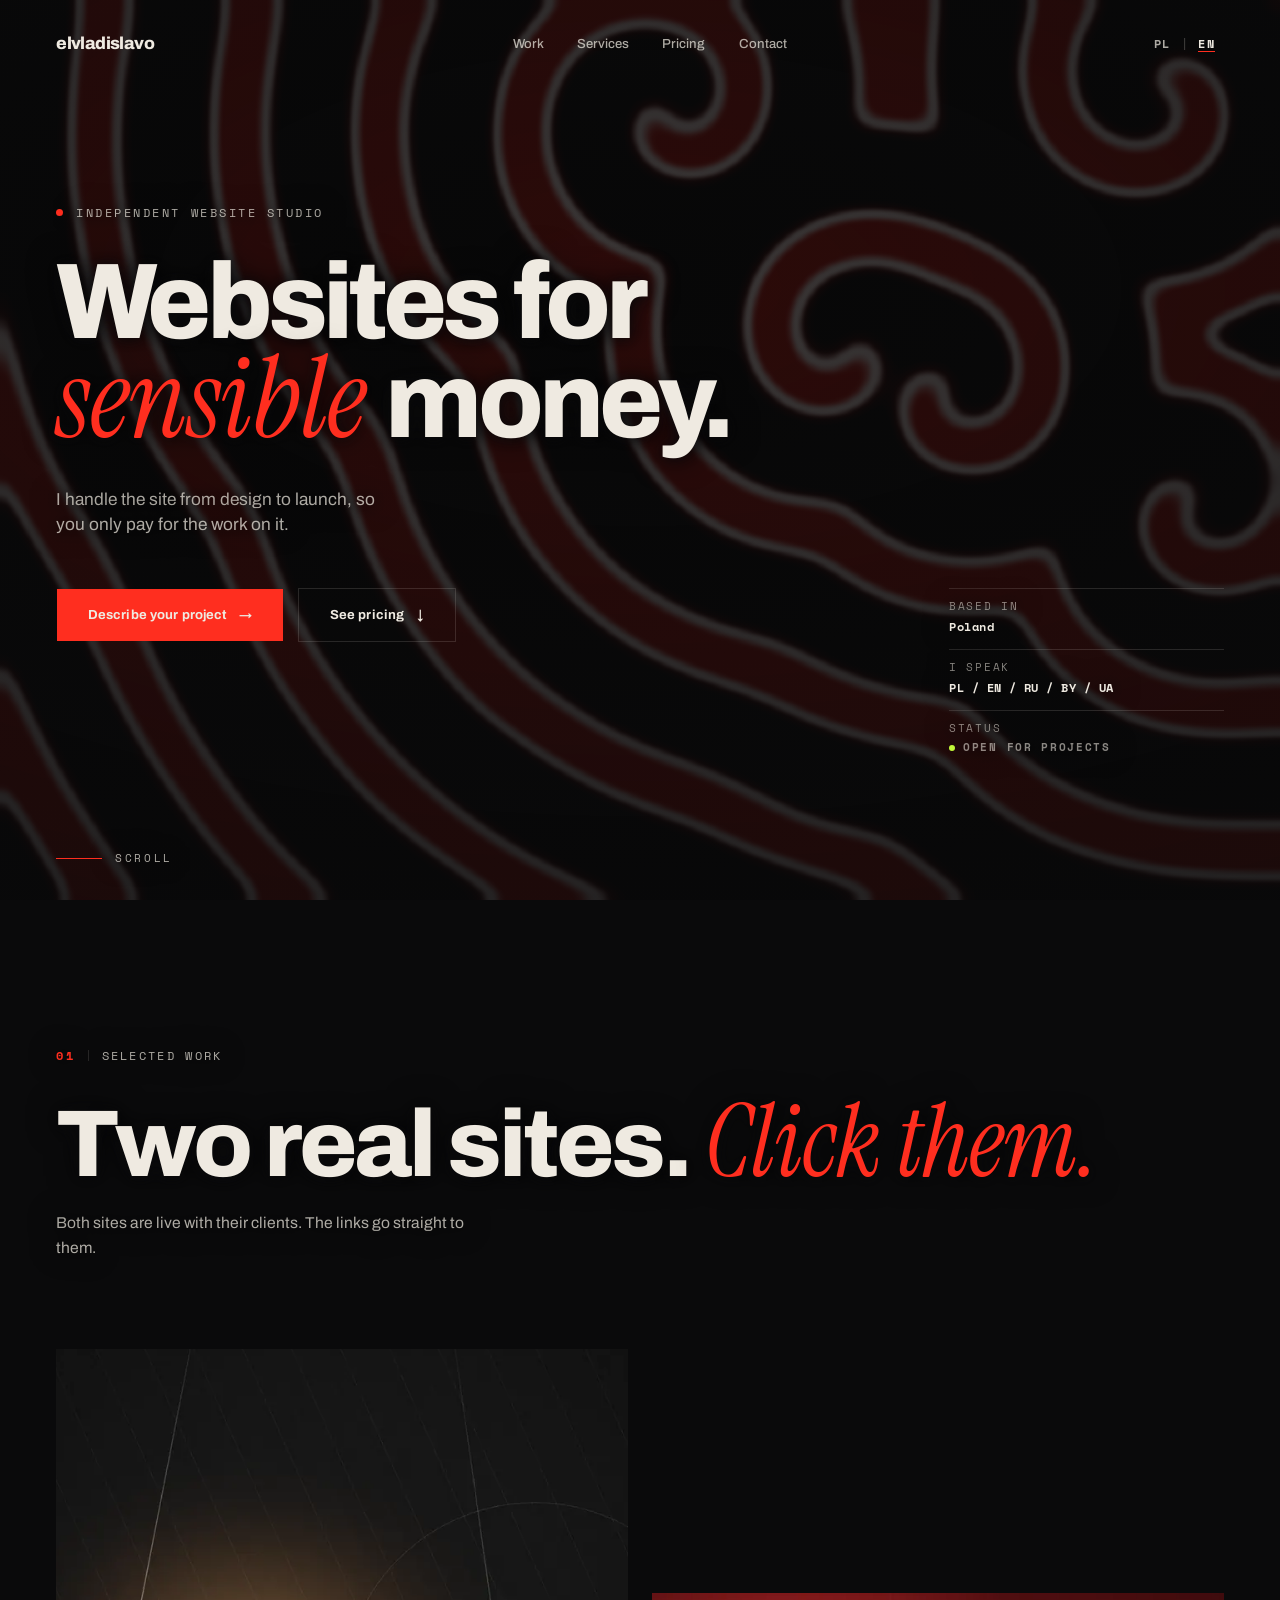
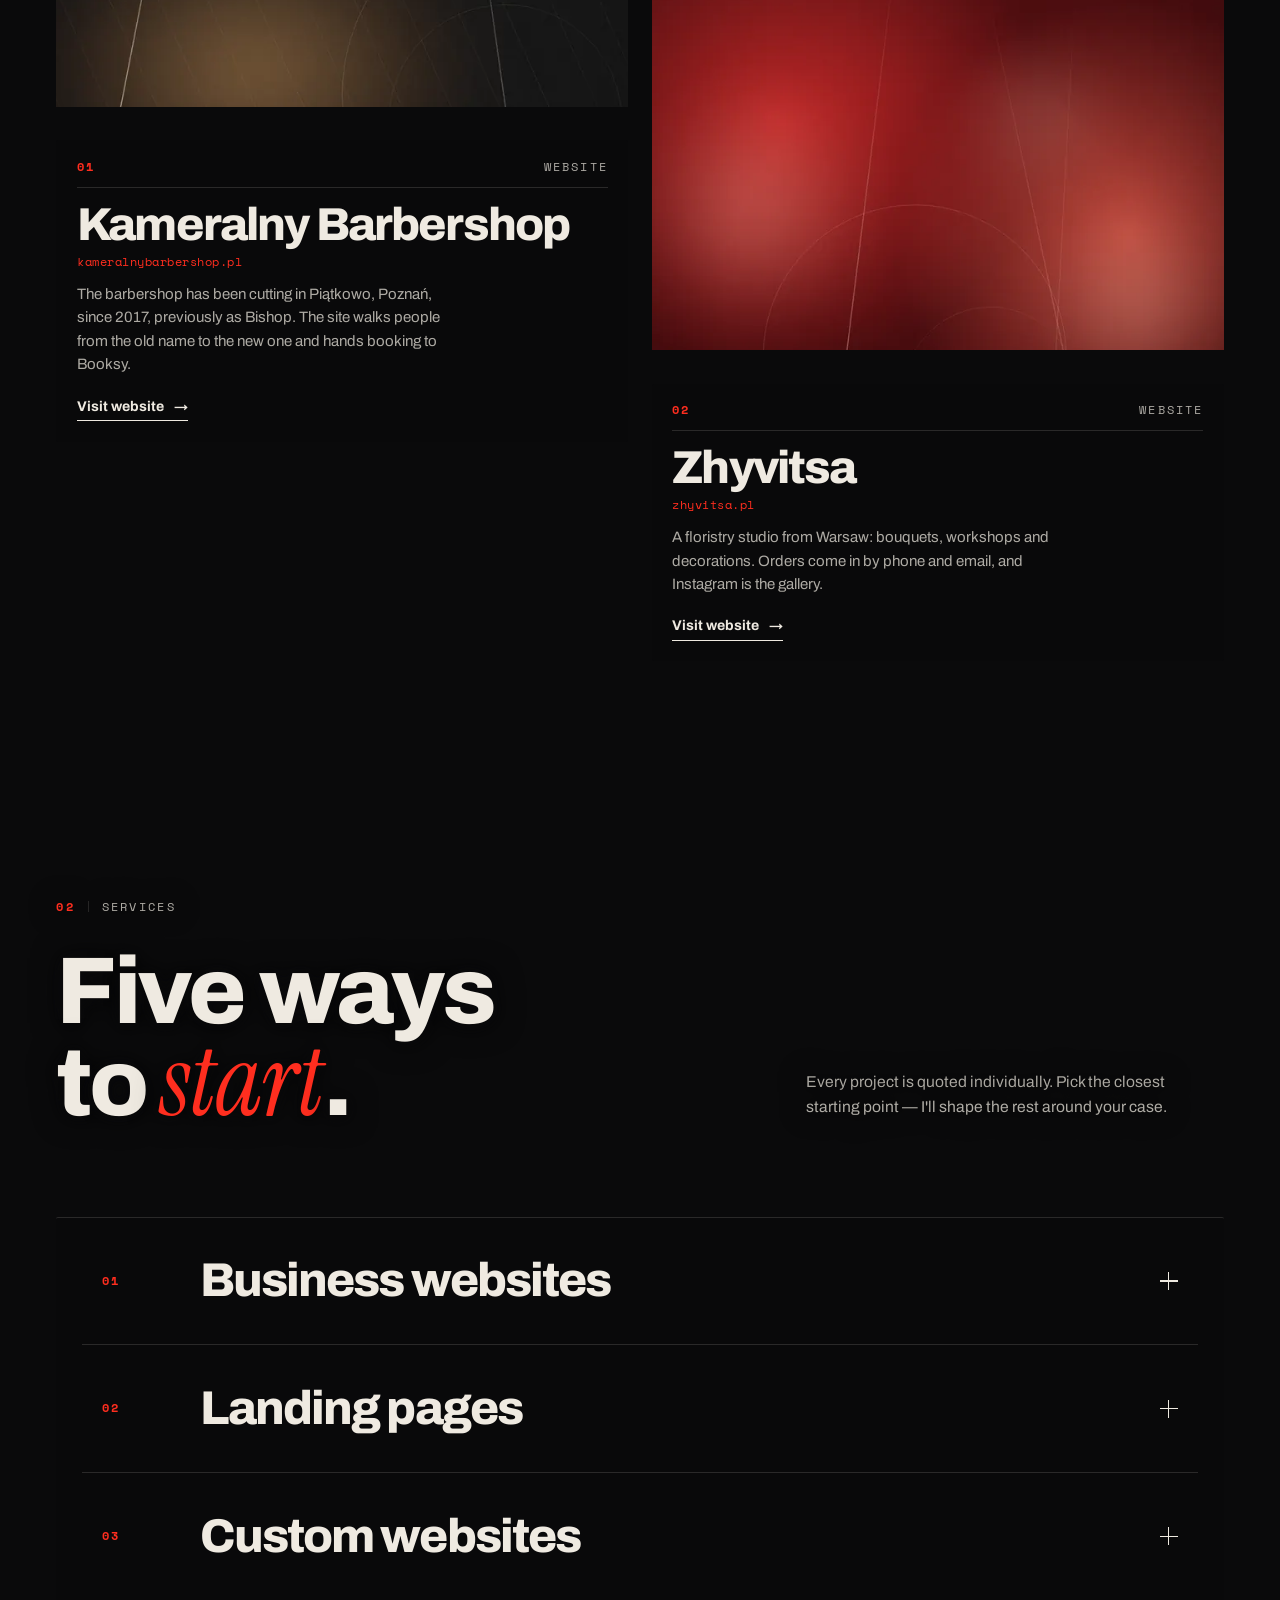
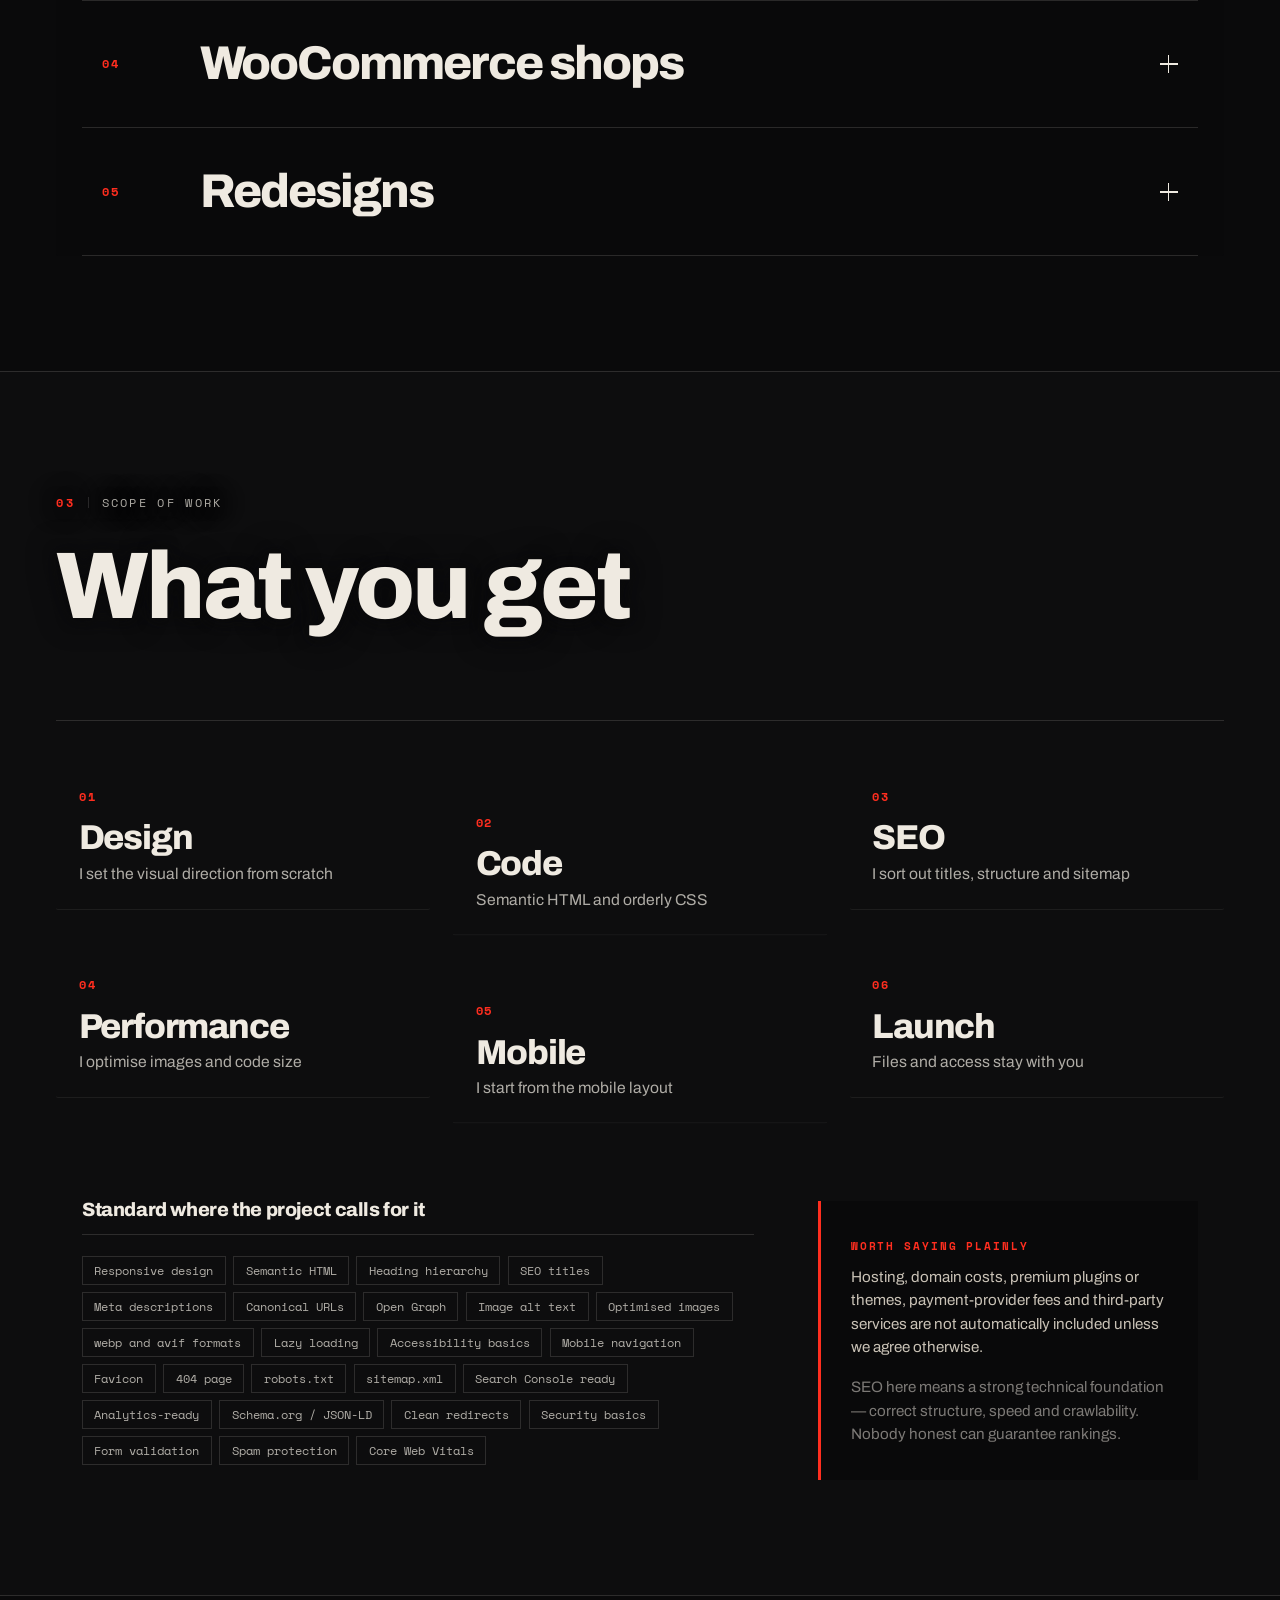
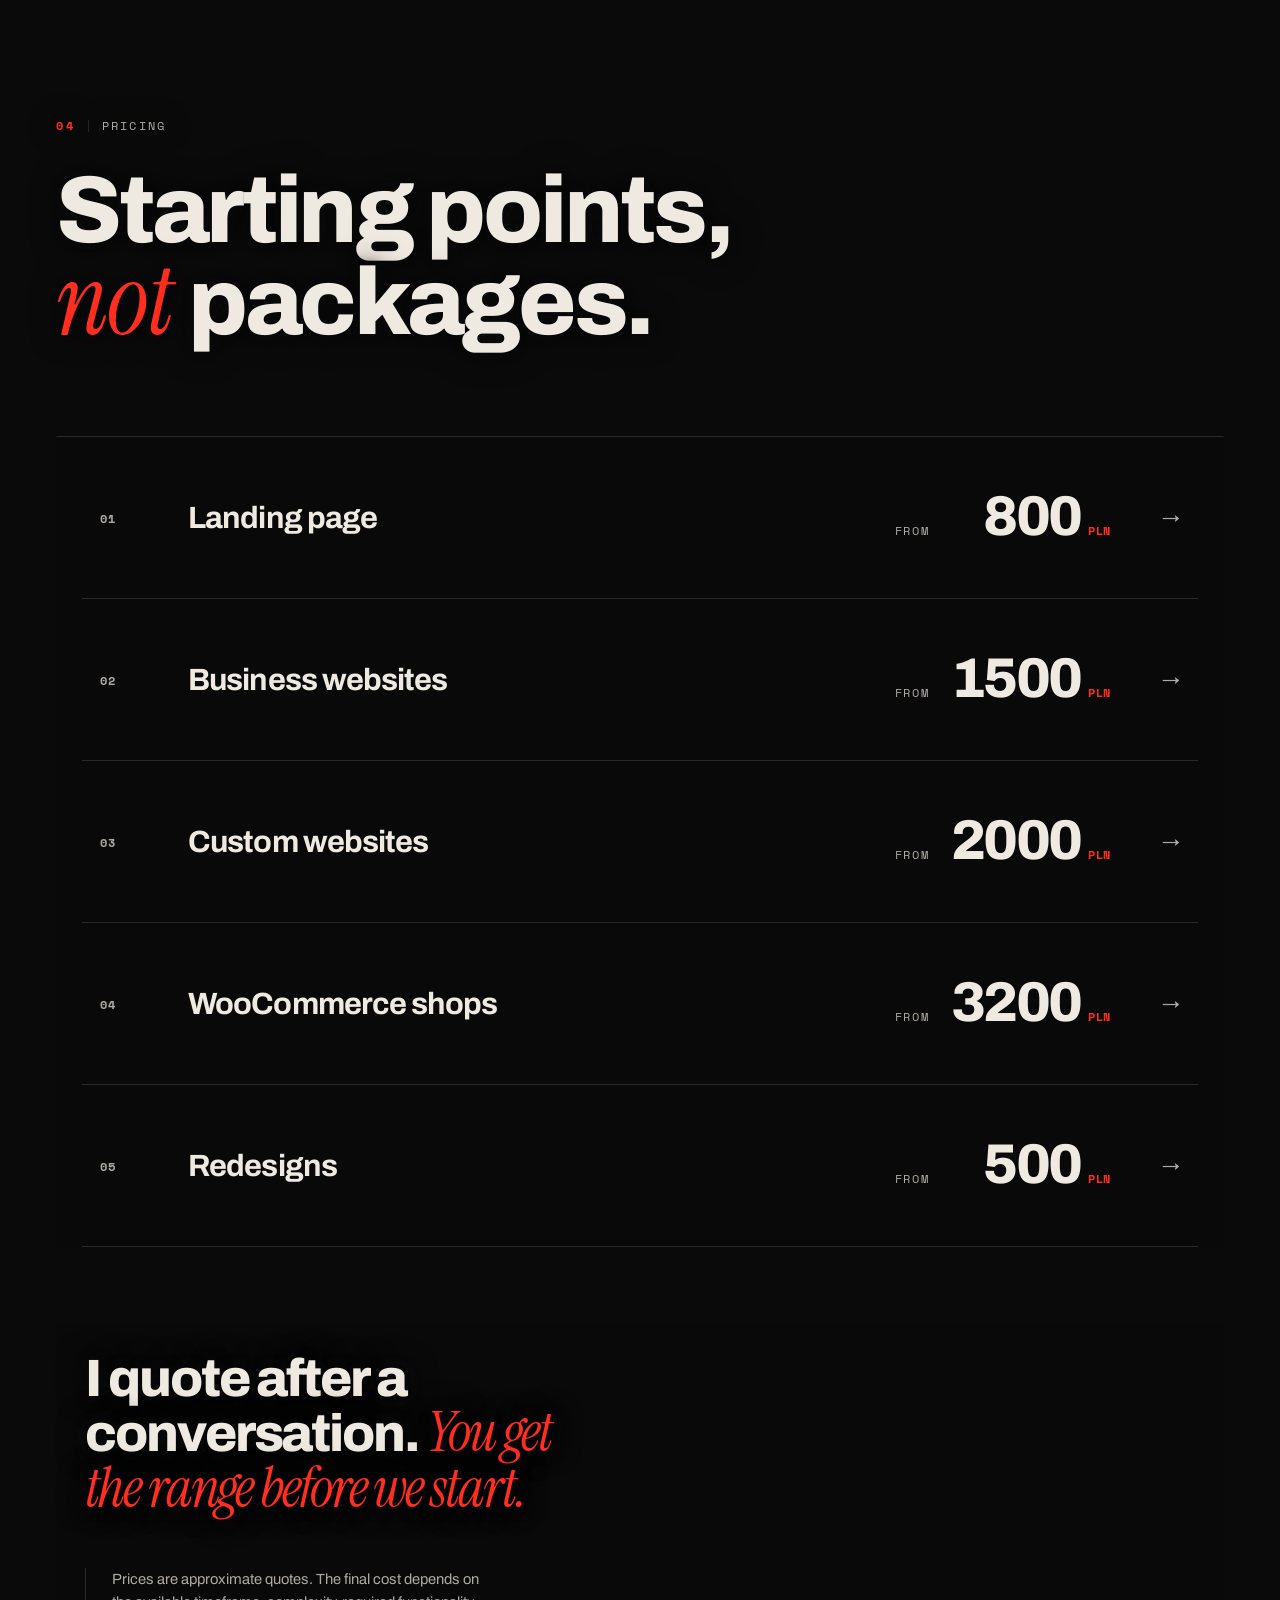
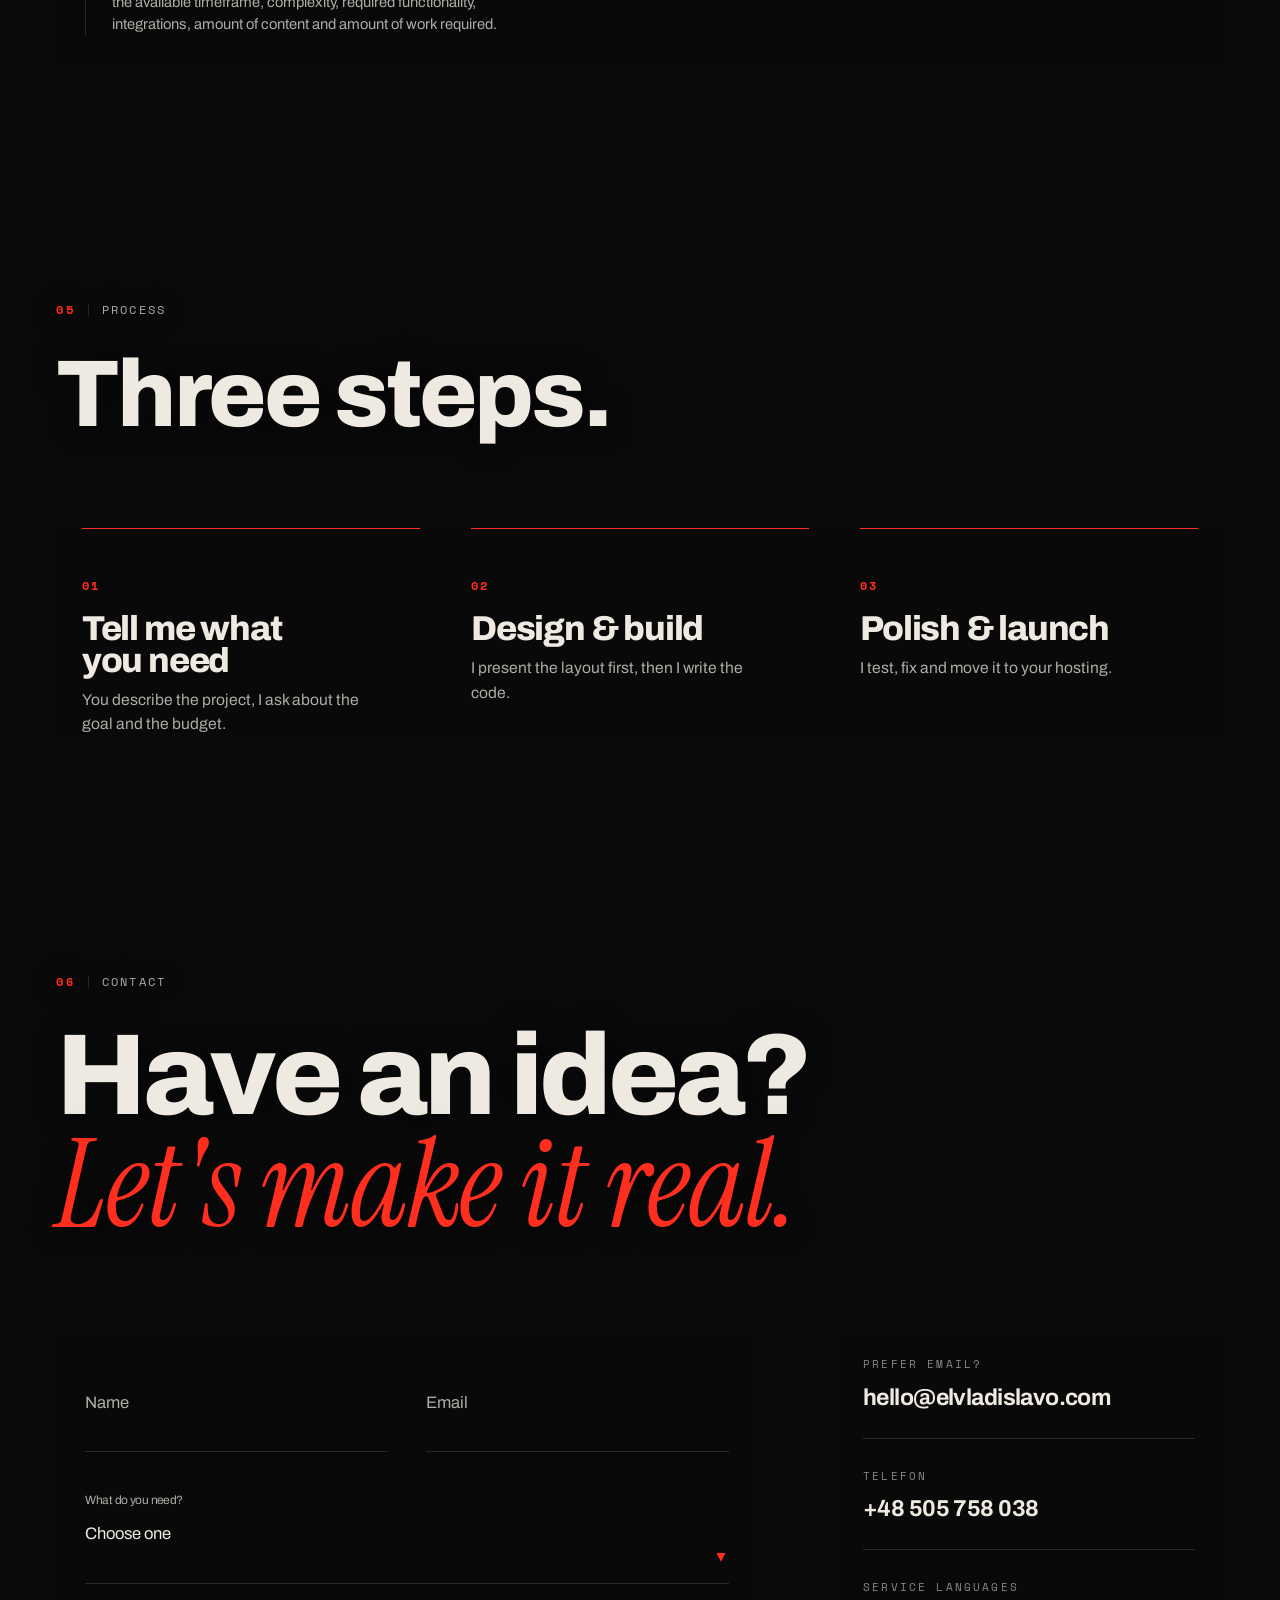
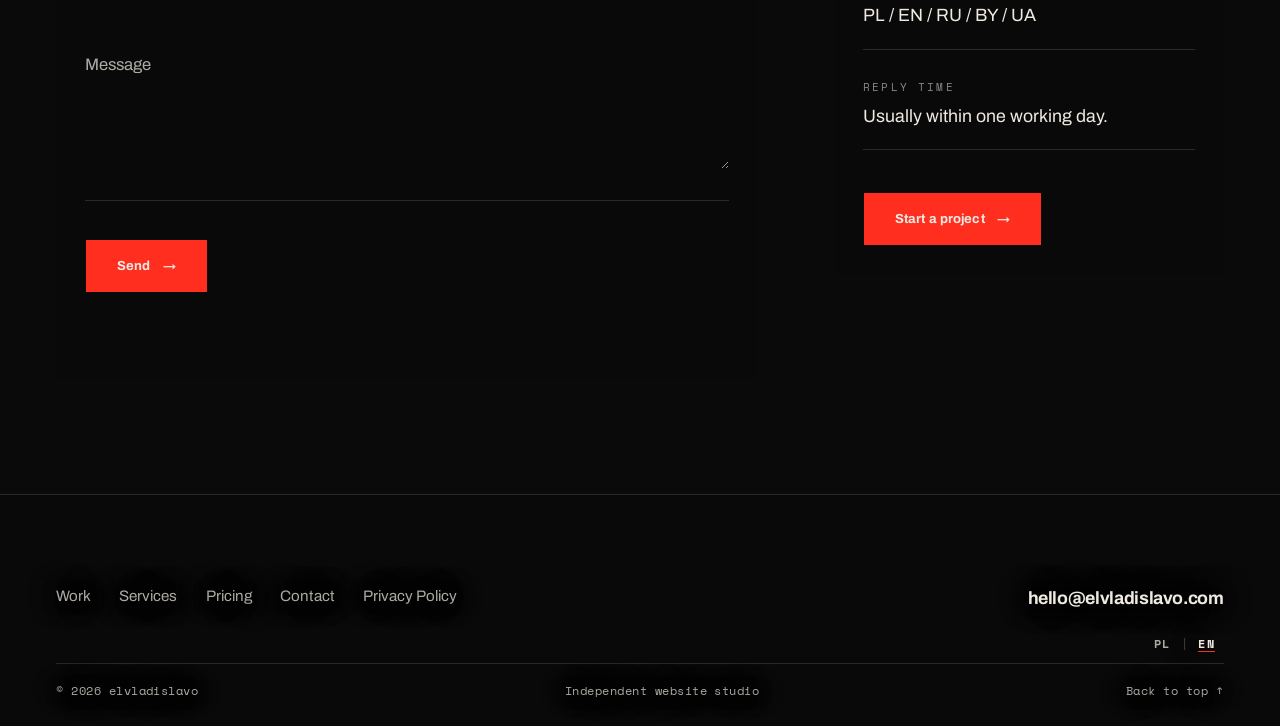
<file: index.html>
<!doctype html>
<html lang="pl" class="no-js">
<head>
<meta charset="utf-8">
<meta name="viewport" content="width=device-width, initial-scale=1, viewport-fit=cover">

<title>elvladislavo — strony internetowe za rozsądne pieniądze</title>
<meta name="description" content="Niezależne studio stron internetowych. Strony dla firm, landing page i sklepy WooCommerce. Projektuję i piszę kod sam, bez agencji po drodze.">
<link rel="canonical" href="https://elvladislavo.com/">
<link rel="alternate" hreflang="en" href="https://elvladislavo.com/?lang=en">
<link rel="alternate" hreflang="pl" href="https://elvladislavo.com/?lang=pl">
<link rel="alternate" hreflang="x-default" href="https://elvladislavo.com/?lang=en">
<meta name="author" content="elvladislavo">
<meta name="robots" content="index, follow, max-image-preview:large">
<meta name="theme-color" content="#0A0A0B">
<meta name="color-scheme" content="dark">

<meta property="og:type" content="website">
<meta property="og:site_name" content="elvladislavo">
<meta property="og:locale" content="pl_PL">
<meta property="og:locale:alternate" content="en_GB">
<meta property="og:url" content="https://elvladislavo.com/">
<meta property="og:title" content="elvladislavo — strony internetowe za rozsądne pieniądze">
<meta property="og:description" content="Niezależne studio stron internetowych. Strony dla firm, landing page i sklepy WooCommerce. Projektuję i piszę kod sam, bez agencji po drodze.">
<meta property="og:image" content="https://elvladislavo.com/assets/og-image.jpg">
<meta property="og:image:width" content="1200">
<meta property="og:image:height" content="630">
<meta property="og:image:alt" content="elvladislavo — strony internetowe za rozsądne pieniądze">
<meta name="twitter:card" content="summary_large_image">
<meta name="twitter:title" content="elvladislavo — strony internetowe za rozsądne pieniądze">
<meta name="twitter:description" content="Niezależne studio stron internetowych. Strony dla firm, landing page i sklepy WooCommerce.">
<meta name="twitter:image" content="https://elvladislavo.com/assets/og-image.jpg">

<link rel="icon" href="assets/favicon.svg" type="image/svg+xml">
<link rel="icon" href="assets/favicon.ico" sizes="48x48">
<link rel="apple-touch-icon" href="assets/apple-touch-icon.png">
<link rel="manifest" href="site.webmanifest">

<link rel="preconnect" href="https://fonts.googleapis.com">
<link rel="preconnect" href="https://fonts.gstatic.com" crossorigin>
<link rel="stylesheet" href="https://fonts.googleapis.com/css2?family=Archivo:wdth,wght@62..125,100..900&family=Instrument+Serif:ital@0;1&family=Space+Mono:wght@400;700&display=swap">
<link rel="stylesheet" href="css/style.css">

<script>
/* Runs before paint: marks JS availability, restores language + motion prefs,
   and holds the first frame so the localised copy never flashes. */
(function () {
  var d = document.documentElement;
  d.className = d.className.replace('no-js', 'js') + ' is-preload';
  var lang = null;
  try { lang = localStorage.getItem('elv-lang'); } catch (e) {}
  var q = location.search.match(/[?&]lang=(pl|en)\b/);
  if (q) lang = q[1];
  if (lang !== 'pl' && lang !== 'en') {
    lang = /^pl\b/i.test(navigator.language || '') ? 'pl' : 'en';
  }
  d.lang = lang;
  if (window.matchMedia('(prefers-reduced-motion: reduce)').matches) d.classList.add('reduced');
})();
</script>
<noscript><style>html.is-preload .gate,html.is-preload .foot,html.is-preload .nav{opacity:1!important}</style></noscript>

<script type="application/ld+json">
{
  "@context": "https://schema.org",
  "@graph": [
    {
      "@type": [
        "ProfessionalService",
        "WebDesignCompany"
      ],
      "@id": "https://elvladislavo.com/#studio",
      "name": "elvladislavo",
      "alternateName": "elvladislavo web development studio",
      "description": "Niezależne studio stron internetowych. Projektuję i koduję strony dla firm, landing page i sklepy WooCommerce.",
      "url": "https://elvladislavo.com/",
      "email": "hello@elvladislavo.com",
      "image": "https://elvladislavo.com/assets/og-image.jpg",
      "logo": "https://elvladislavo.com/assets/favicon.svg",
      "priceRange": "500–3200+ PLN",
      "currenciesAccepted": "PLN",
      "address": {
        "@type": "PostalAddress",
        "addressCountry": "PL"
      },
      "areaServed": [
        {
          "@type": "Country",
          "name": "Poland"
        },
        {
          "@type": "Place",
          "name": "Remote / worldwide"
        }
      ],
      "knowsLanguage": [
        "pl",
        "en",
        "ru",
        "be",
        "uk"
      ],
      "makesOffer": [
        {
          "@type": "Offer",
          "name": "Landing page",
          "priceSpecification": {
            "@type": "PriceSpecification",
            "minPrice": 800,
            "priceCurrency": "PLN",
            "valueAddedTaxIncluded": false
          }
        },
        {
          "@type": "Offer",
          "name": "Strony dla firm",
          "priceSpecification": {
            "@type": "PriceSpecification",
            "minPrice": 1500,
            "priceCurrency": "PLN",
            "valueAddedTaxIncluded": false
          }
        },
        {
          "@type": "Offer",
          "name": "Sklepy WooCommerce",
          "priceSpecification": {
            "@type": "PriceSpecification",
            "minPrice": 3200,
            "priceCurrency": "PLN",
            "valueAddedTaxIncluded": false
          }
        },
        {
          "@type": "Offer",
          "name": "Strony autorskie",
          "priceSpecification": {
            "@type": "PriceSpecification",
            "minPrice": 2000,
            "priceCurrency": "PLN",
            "valueAddedTaxIncluded": false
          }
        },
        {
          "@type": "Offer",
          "name": "Redesign",
          "priceSpecification": {
            "@type": "PriceSpecification",
            "minPrice": 500,
            "priceCurrency": "PLN",
            "valueAddedTaxIncluded": false
          }
        }
      ],
      "hasOfferCatalog": {
        "@type": "OfferCatalog",
        "name": "Usługi",
        "itemListElement": [
          {
            "@type": "Offer",
            "itemOffered": {
              "@type": "Service",
              "name": "Strony dla firm",
              "description": "Kilka podstron: oferta, o firmie, kontakt. Treści zmieniasz samodzielnie."
            }
          },
          {
            "@type": "Offer",
            "itemOffered": {
              "@type": "Service",
              "name": "Landing page",
              "description": "Jedna strona pod jedną ofertę. Cała treść i formularz w jednym przewinięciu."
            }
          },
          {
            "@type": "Offer",
            "itemOffered": {
              "@type": "Service",
              "name": "Strony autorskie",
              "description": "Własny układ, krój pisma i animacje, dobrane pod jedną markę."
            }
          },
          {
            "@type": "Offer",
            "itemOffered": {
              "@type": "Service",
              "name": "Sklepy WooCommerce",
              "description": "Katalog, koszyk i płatności uruchamiam na WordPressie."
            }
          },
          {
            "@type": "Offer",
            "itemOffered": {
              "@type": "Service",
              "name": "Redesign",
              "description": "Treści i adresy zostają. Zmieniam wygląd, wersję mobilną i czas ładowania."
            }
          }
        ]
      }
    },
    {
      "@type": "WebSite",
      "@id": "https://elvladislavo.com/#website",
      "url": "https://elvladislavo.com/",
      "name": "elvladislavo",
      "inLanguage": [
        "pl",
        "en"
      ],
      "publisher": {
        "@id": "https://elvladislavo.com/#studio"
      }
    },
    {
      "@type": "CollectionPage",
      "@id": "https://elvladislavo.com/#work",
      "name": "Wybrane realizacje",
      "isPartOf": {
        "@id": "https://elvladislavo.com/#website"
      },
      "hasPart": [
        {
          "@type": "CreativeWork",
          "name": "Kameralny Barbershop",
          "url": "https://kameralnybarbershop.pl",
          "creator": {
            "@id": "https://elvladislavo.com/#studio"
          },
          "genre": "Strona internetowa"
        },
        {
          "@type": "CreativeWork",
          "name": "Zhyvitsa",
          "url": "https://zhyvitsa.pl",
          "creator": {
            "@id": "https://elvladislavo.com/#studio"
          },
          "genre": "Strona internetowa"
        }
      ]
    }
  ]
}
</script>
</head>

<body id="top">

<div id="bz" aria-hidden="true"></div>

<a class="skip" href="#main" data-i18n="a11y.skip">Przejdź do treści</a>

<!-- ══ Loader ═══════════════════════════════════════════════════════════ -->
<!-- ══ Ambient layers ═══════════════════════════════════════════════════ -->
<!-- ══ Navigation ═══════════════════════════════════════════════════════ -->
<header class="nav" id="nav">
  <a class="nav__logo" href="#top" aria-label="elvladislavo — home">
    <span class="nav__word">elvladislavo</span>
  </a>

  <nav class="nav__menu" id="primary-nav" aria-label="Primary">
    <ul class="nav__list">
      <li><a href="#work"     data-nav data-i18n="nav.work">Realizacje</a></li>
      <li><a href="#services" data-nav data-i18n="nav.services">Usługi</a></li>
      <li><a href="#pricing"  data-nav data-i18n="nav.pricing">Cennik</a></li>
      <li><a href="#contact"  data-nav data-i18n="nav.contact">Kontakt</a></li>
    </ul>
    <span class="nav__ind" aria-hidden="true"></span>
  </nav>

  <div class="nav__right">
    <div class="lang" role="group" aria-label="Language / Język">
      <button type="button" class="lang__btn" data-lang="pl">PL</button>
      <span class="lang__sep" aria-hidden="true">|</span>
      <button type="button" class="lang__btn" data-lang="en">EN</button>
    </div>
    <button type="button" class="burger" id="burger" aria-expanded="false" aria-controls="mobile-menu">
      <span class="vh" data-i18n="a11y.menu">Menu</span>
      <i aria-hidden="true"></i><i aria-hidden="true"></i>
    </button>
  </div>
</header>

<!-- ══ Mobile menu ══════════════════════════════════════════════════════ -->
<div class="mmenu" id="mobile-menu" inert>
  <div class="mmenu__bg" aria-hidden="true"></div>
  <nav class="mmenu__inner" aria-label="Mobile">
    <ul>
      <li><a href="#work"><span class="mmenu__n">01</span><span data-i18n="nav.work">Realizacje</span></a></li>
      <li><a href="#services"><span class="mmenu__n">02</span><span data-i18n="nav.services">Usługi</span></a></li>
      <li><a href="#pricing"><span class="mmenu__n">03</span><span data-i18n="nav.pricing">Cennik</span></a></li>
      <li><a href="#contact"><span class="mmenu__n">04</span><span data-i18n="nav.contact">Kontakt</span></a></li>
    </ul>
    <div class="mmenu__foot">
      <a href="mailto:hello@elvladislavo.com">hello@elvladislavo.com</a>
      <div class="lang lang--m" role="group" aria-label="Language / Język">
        <button type="button" class="lang__btn" data-lang="pl">PL</button>
        <span class="lang__sep" aria-hidden="true">|</span>
        <button type="button" class="lang__btn" data-lang="en">EN</button>
      </div>
    </div>
  </nav>
</div>

<main id="main" class="gate">

<!-- ══ 00 · Hero ════════════════════════════════════════════════════════ -->
<section class="hero" aria-labelledby="hero-title">
  <div class="hero__inner">
    <p class="hero__eyebrow">
      <span class="dot" aria-hidden="true"></span>
      <span data-i18n="hero.eyebrow">Niezależne studio stron internetowych</span>
    </p>

    <h1 class="hero__title" id="hero-title" data-i18n-html="hero.title">Strony internetowe za <em>rozsądne</em> pieniądze.</h1>

    <p class="hero__lede" data-i18n="hero.lede">Zajmuję się stroną od projektu po wdrożenie, więc płacisz tylko za pracę nad nią.</p>

    <div class="hero__actions">
      <a class="btn btn--fill" href="#contact">
        <span class="btn__t" data-i18n="hero.cta1">Opisz projekt</span>
        <span class="btn__a" aria-hidden="true">→</span>
      </a>
      <a class="btn btn--ghost" href="#pricing">
        <span class="btn__t" data-i18n="hero.cta2">Zobacz ceny</span>
        <span class="btn__a" aria-hidden="true">↓</span>
      </a>
    </div>

    <ul class="hero__meta">
      <li><span data-i18n="hero.m1k">Lokalizacja</span><b data-i18n="hero.m1v">Polska</b></li>
      <li><span data-i18n="hero.m2k">Rozmawiam w</span><b>PL / EN / RU / BY / UA</b></li>
      <li><span data-i18n="hero.m3k">Status</span><b class="live"><i aria-hidden="true"></i><span data-i18n="hero.m3v">Przyjmuję projekty</span></b></li>
    </ul>
  </div>

  <a class="hero__scroll" href="#work" aria-label="Scroll to work">
    <span class="hero__scroll-l" aria-hidden="true"></span>
    <span data-i18n="hero.scroll">Przewiń</span>
  </a>
</section>

<!-- ══ Ticker ═══════════════════════════════════════════════════════════ -->
<!-- ══ 01 · Work ════════════════════════════════════════════════════════ -->
<section class="sec work" id="work" aria-labelledby="work-title">
  <header class="sec__head">
    <span class="label"><i aria-hidden="true">01</i><span data-i18n="work.label">Wybrane realizacje</span></span>
    <h2 class="sec__title" id="work-title" data-i18n-html="work.title">Dwie prawdziwe strony. <em>Kliknij.</em></h2>
    <p class="sec__lede" data-i18n="work.lede">Obie strony pracują u klientów. Linki prowadzą prosto do nich.</p>
  </header>

  <div class="projects">

    <article class="proj proj--a">
      <a class="proj__link" href="https://kameralnybarbershop.pl" target="_blank" rel="noopener noreferrer">
        <span class="proj__media">
          <picture>
            <source type="image/webp" srcset="assets/work-kameralny-700.webp 700w, assets/work-kameralny-1200.webp 1200w" sizes="(max-width: 820px) 92vw, 46vw">
            <img src="assets/work-kameralny-1200.jpg" width="1200" height="1500" loading="lazy" decoding="async"
                 alt="" aria-hidden="true">
          </picture>
          <picture class="proj__shot">
            <source type="image/avif" srcset="assets/work-kameralny-shot-1200.avif 1200w, assets/work-kameralny-shot-2400.avif 2400w" sizes="(max-width: 980px) 100vw, 50vw">
            <source type="image/webp" srcset="assets/work-kameralny-shot-1200.webp 1200w, assets/work-kameralny-shot-2400.webp 2400w" sizes="(max-width: 980px) 100vw, 50vw">
            <img src="assets/work-kameralny-shot-1200.jpg" width="1200" height="1500" loading="lazy" decoding="async"
                 data-i18n-alt="work.alt1"
                 alt="Kameralny Barbershop — zrzut strony internetowej, prowadzi do kameralnybarbershop.pl">
          </picture>
          <span class="proj__veil" aria-hidden="true"></span>
          <span class="proj__mask" aria-hidden="true"></span>
        </span>
        <span class="proj__info">
          <span class="proj__top">
            <span class="proj__num">01</span>
            <span class="proj__cat" data-i18n="work.cat">Strona internetowa</span>
          </span>
          <span class="proj__name">Kameralny Barbershop</span>
          <span class="proj__domain">kameralnybarbershop.pl</span>
          <span class="proj__desc" data-i18n="work.p1">Barbershop tnie na poznańskim Piątkowie od 2017 roku, wcześniej jako Bishop. Strona przeprowadza klientów ze starej nazwy na nową, a rezerwację oddaje do Booksy.</span>
          <span class="proj__cta"><span data-i18n="work.visit">Zobacz stronę</span><i aria-hidden="true">→</i></span>
        </span>
      </a>
    </article>

    <article class="proj proj--b">
      <a class="proj__link" href="https://zhyvitsa.pl" target="_blank" rel="noopener noreferrer">
        <span class="proj__media">
          <picture>
            <source type="image/webp" srcset="assets/work-zhyvitsa-700.webp 700w, assets/work-zhyvitsa-1200.webp 1200w" sizes="(max-width: 820px) 92vw, 46vw">
            <img src="assets/work-zhyvitsa-1200.jpg" width="1200" height="1500" loading="lazy" decoding="async"
                 alt="" aria-hidden="true">
          </picture>
          <picture class="proj__shot">
            <source type="image/avif" srcset="assets/work-zhyvitsa-shot-1200.avif 1200w, assets/work-zhyvitsa-shot-2400.avif 2400w" sizes="(max-width: 980px) 100vw, 50vw">
            <source type="image/webp" srcset="assets/work-zhyvitsa-shot-1200.webp 1200w, assets/work-zhyvitsa-shot-2400.webp 2400w" sizes="(max-width: 980px) 100vw, 50vw">
            <img src="assets/work-zhyvitsa-shot-1200.jpg" width="1200" height="1440" loading="lazy" decoding="async"
                 data-i18n-alt="work.alt2"
                 alt="Zhyvitsa — zrzut strony internetowej, prowadzi do zhyvitsa.pl">
          </picture>
          <span class="proj__veil" aria-hidden="true"></span>
          <span class="proj__mask" aria-hidden="true"></span>
        </span>
        <span class="proj__info">
          <span class="proj__top">
            <span class="proj__num">02</span>
            <span class="proj__cat" data-i18n="work.cat">Strona internetowa</span>
          </span>
          <span class="proj__name">Zhyvitsa</span>
          <span class="proj__domain">zhyvitsa.pl</span>
          <span class="proj__desc" data-i18n="work.p2">Pracownia florystyczna z Warszawy: bukiety, warsztaty i dekoracje. Zamówienia przyjmuje telefonicznie i mailowo, a galerią jest Instagram.</span>
          <span class="proj__cta"><span data-i18n="work.visit">Zobacz stronę</span><i aria-hidden="true">→</i></span>
        </span>
      </a>
    </article>

  </div>
</section>

<!-- ══ 02 · Services ════════════════════════════════════════════════════ -->
<section class="sec svcs" id="services" aria-labelledby="svc-title">
  <header class="sec__head sec__head--split">
    <div>
      <span class="label"><i aria-hidden="true">02</i><span data-i18n="svc.label">Usługi</span></span>
      <h2 class="sec__title" id="svc-title" data-i18n-html="svc.title">Pięć sposobów, żeby <em>zacząć</em>.</h2>
    </div>
    <p class="sec__note" data-i18n="svc.note">Każdy projekt wyceniam indywidualnie. Wybierz najbliższy punkt wyjścia — resztę dopasuję do Twojego przypadku.</p>
  </header>

  <div class="svc" id="svcList">

    <div class="svc__item" data-svc>
      <h3 class="svc__h">
        <button type="button" class="svc__row" aria-expanded="false" aria-controls="svc-p1">
          <span class="svc__num">01</span>
          <span class="svc__name" data-i18n="svc.n1">Strony dla firm</span>
          <span class="svc__hint" data-i18n="svc.d1">Kilka podstron: oferta, o firmie, kontakt. Treści zmieniasz samodzielnie.</span>
          <span class="svc__sign" aria-hidden="true"></span>
        </button>
      </h3>
      <div class="svc__panel" id="svc-p1" role="region">
        <div class="svc__pin">
          <p data-i18n="svc.d1">Kilka podstron: oferta, o firmie, kontakt. Treści zmieniasz samodzielnie.</p>
          <ul class="tags">
            <li data-i18n="tag.pages">Struktura wielostronicowa</li><li data-i18n="tag.cms">Edytowalne treści</li>
            <li data-i18n="tag.seo">Techniczna baza SEO</li><li data-i18n="tag.forms">Formularze kontaktowe</li>
            <li data-i18n="tag.resp">Responsywny design</li>
          </ul>
        </div>
      </div>
    </div>

    <div class="svc__item" data-svc>
      <h3 class="svc__h">
        <button type="button" class="svc__row" aria-expanded="false" aria-controls="svc-p2">
          <span class="svc__num">02</span>
          <span class="svc__name" data-i18n="svc.n2">Landing page</span>
          <span class="svc__hint" data-i18n="svc.d2">Jedna strona pod jedną ofertę. Cała treść i formularz w jednym przewinięciu.</span>
          <span class="svc__sign" aria-hidden="true"></span>
        </button>
      </h3>
      <div class="svc__panel" id="svc-p2" role="region">
        <div class="svc__pin">
          <p data-i18n="svc.d2">Jedna strona pod jedną ofertę. Cała treść i formularz w jednym przewinięciu.</p>
          <ul class="tags">
            <li data-i18n="tag.single">Jedna strona</li><li data-i18n="tag.cta">Jasne wezwanie do działania</li>
            <li data-i18n="tag.speed">Szybkie ładowanie</li><li data-i18n="tag.analytics">Gotowe pod analitykę</li>
          </ul>
        </div>
      </div>
    </div>

    <div class="svc__item" data-svc>
      <h3 class="svc__h">
        <button type="button" class="svc__row" aria-expanded="false" aria-controls="svc-p3">
          <span class="svc__num">03</span>
          <span class="svc__name" data-i18n="svc.n3">Strony autorskie</span>
          <span class="svc__hint" data-i18n="svc.d3">Własny układ, krój pisma i animacje, dobrane pod jedną markę.</span>
          <span class="svc__sign" aria-hidden="true"></span>
        </button>
      </h3>
      <div class="svc__panel" id="svc-p3" role="region">
        <div class="svc__pin">
          <p data-i18n="svc.d3">Własny układ, krój pisma i animacje, dobrane pod jedną markę.</p>
          <ul class="tags">
            <li data-i18n="tag.art">Autorski kierunek wizualny</li><li data-i18n="tag.motion">Przemyślana animacja</li>
            <li data-i18n="tag.hand">Kod pisany ręcznie</li><li data-i18n="tag.a11y">Podstawy dostępności</li>
          </ul>
        </div>
      </div>
    </div>

    <div class="svc__item svc__item--wide" data-svc>
      <h3 class="svc__h">
        <button type="button" class="svc__row" aria-expanded="false" aria-controls="svc-p4">
          <span class="svc__num">04</span>
          <span class="svc__name" data-i18n="svc.n4">Sklepy WooCommerce</span>
          <span class="svc__hint" data-i18n="svc.d4">Katalog, koszyk i płatności uruchamiam na WordPressie.</span>
          <span class="svc__sign" aria-hidden="true"></span>
        </button>
      </h3>
      <div class="svc__panel" id="svc-p4" role="region">
        <div class="svc__pin svc__pin--cols">
          <div>
            <p data-i18n="svc.d4">Katalog, koszyk i płatności uruchamiam na WordPressie.</p>
            <p class="svc__sub" data-i18n="svc.d4b">Sklep prowadzisz potem samodzielnie: dodajesz i edytujesz produkty, obsługujesz zamówienia, zmieniasz treści, ustawiasz płatności i wysyłkę — wszystko z panelu WordPressa.</p>
          </div>
          <ul class="tags">
            <li data-i18n="tag.cat">Katalog produktów</li><li data-i18n="tag.cart">Koszyk</li>
            <li data-i18n="tag.checkout">Proces zakupowy</li><li data-i18n="tag.pay">Integracja płatności</li>
            <li data-i18n="tag.ship">Konfiguracja wysyłki</li><li data-i18n="tag.prod">Zarządzanie produktami</li>
            <li data-i18n="tag.resp">Responsywny design</li><li data-i18n="tag.seo">Techniczna baza SEO</li>
            <li data-i18n="tag.perf">Optymalizacja wydajności</li>
          </ul>
        </div>
      </div>
    </div>

    <div class="svc__item" data-svc>
      <h3 class="svc__h">
        <button type="button" class="svc__row" aria-expanded="false" aria-controls="svc-p5">
          <span class="svc__num">05</span>
          <span class="svc__name" data-i18n="svc.n5">Redesign</span>
          <span class="svc__hint" data-i18n="svc.d5">Treści i adresy zostają. Zmieniam wygląd, wersję mobilną i czas ładowania.</span>
          <span class="svc__sign" aria-hidden="true"></span>
        </button>
      </h3>
      <div class="svc__panel" id="svc-p5" role="region">
        <div class="svc__pin">
          <p data-i18n="svc.d5">Treści i adresy zostają. Zmieniam wygląd, wersję mobilną i czas ładowania.</p>
          <ul class="tags">
            <li data-i18n="tag.audit">Przegląd struktury</li><li data-i18n="tag.rebuild">Przebudowa wizualna</li>
            <li data-i18n="tag.mobile">Naprawa wersji mobilnej</li><li data-i18n="tag.redir">Czyste przekierowania</li>
            <li data-i18n="tag.speed">Szybkie ładowanie</li>
          </ul>
        </div>
      </div>
    </div>

  </div>
</section>

<!-- ══ 03 · Approach (light) ════════════════════════════════════════════ -->
<section class="sec sec--light approach" id="approach" aria-labelledby="app-title">
  <header class="sec__head">
    <span class="label"><i aria-hidden="true">03</i><span data-i18n="app.label">Zakres prac</span></span>
    <h2 class="sec__title" id="app-title" data-i18n="app.title">Co dostajesz</h2>
  </header>

  <ol class="grid6">
    <li class="cell"><span class="cell__n">01</span><h3 data-i18n="app.h1">Design</h3><p data-i18n="app.p1">Kierunek wizualny ustalam od zera</p></li>
    <li class="cell"><span class="cell__n">02</span><h3 data-i18n="app.h2">Kod</h3><p data-i18n="app.p2">Semantyczny HTML i uporządkowany CSS</p></li>
    <li class="cell"><span class="cell__n">03</span><h3 data-i18n="app.h3">SEO</h3><p data-i18n="app.p3">Porządkuję tytuły, strukturę i mapę strony</p></li>
    <li class="cell"><span class="cell__n">04</span><h3 data-i18n="app.h4">Wydajność</h3><p data-i18n="app.p4">Optymalizuję obrazy i rozmiar kodu</p></li>
    <li class="cell"><span class="cell__n">05</span><h3 data-i18n="app.h5">Mobile</h3><p data-i18n="app.p5">Projektowanie zaczynam od wersji mobilnej</p></li>
    <li class="cell"><span class="cell__n">06</span><h3 data-i18n="app.h6">Wdrożenie</h3><p data-i18n="app.p6">Pliki i dostępy zostają u Ciebie</p></li>
  </ol>

  <div class="incl">
    <div class="incl__col">
      <h3 class="incl__h" data-i18n="incl.title">Standard tam, gdzie projekt tego wymaga</h3>
      <ul class="chips">
        <li data-i18n="incl.1">Responsywny design</li><li data-i18n="incl.2">Semantyczny HTML</li>
        <li data-i18n="incl.3">Hierarchia nagłówków</li><li data-i18n="incl.4">Tytuły SEO</li>
        <li data-i18n="incl.5">Meta description</li><li data-i18n="incl.6">Adresy kanoniczne</li>
        <li data-i18n="incl.7">Open Graph</li><li data-i18n="incl.8">Atrybuty alt</li>
        <li data-i18n="incl.9">Zoptymalizowane obrazy</li><li data-i18n="incl.10">Formaty webp i avif</li>
        <li data-i18n="incl.11">Lazy loading</li><li data-i18n="incl.12">Podstawy dostępności</li>
        <li data-i18n="incl.13">Nawigacja mobilna</li><li data-i18n="incl.14">Favicon</li>
        <li data-i18n="incl.15">Strona 404</li><li data-i18n="incl.16">robots.txt</li>
        <li data-i18n="incl.17">sitemap.xml</li><li data-i18n="incl.18">Gotowe pod Search Console</li>
        <li data-i18n="incl.19">Gotowe pod analitykę</li><li data-i18n="incl.20">Schema.org / JSON-LD</li>
        <li data-i18n="incl.21">Czyste przekierowania</li><li data-i18n="incl.22">Podstawy bezpieczeństwa</li>
        <li data-i18n="incl.23">Walidacja formularzy</li><li data-i18n="incl.24">Ochrona przed spamem</li>
        <li data-i18n="incl.25">Core Web Vitals</li>
      </ul>
    </div>
    <aside class="incl__note">
      <span class="incl__badge" data-i18n="incl.badge">Warto powiedzieć wprost</span>
      <p data-i18n="incl.body">Hosting, koszty domeny, płatne wtyczki i motywy, prowizje operatorów płatności oraz usługi zewnętrzne nie są automatycznie wliczone, chyba że ustalimy inaczej.</p>
      <p class="incl__seo" data-i18n="incl.seo">SEO oznacza tu mocny fundament techniczny — poprawną strukturę, szybkość i indeksowalność. Nikt uczciwy nie zagwarantuje pozycji w wynikach.</p>
    </aside>
  </div>
</section>

<!-- ══ 04 · Pricing ═════════════════════════════════════════════════════ -->
<section class="sec pricing" id="pricing" aria-labelledby="price-title">
  <header class="sec__head">
    <span class="label"><i aria-hidden="true">04</i><span data-i18n="pr.label">Cennik</span></span>
    <h2 class="sec__title" id="price-title" data-i18n-html="pr.title">Punkty wyjścia, <em>nie</em> pakiety.</h2>
  </header>

  <div class="prices">
    <a class="price" href="#contact">
      <span class="price__n">01</span>
      <span class="price__name" data-i18n="pr.n1">Landing page</span>
      <span class="price__amt"><i data-i18n="pr.from">od</i><b>800</b><u>PLN</u></span>
      <span class="price__go" aria-hidden="true">→</span>
    </a>
    <a class="price" href="#contact">
      <span class="price__n">02</span>
      <span class="price__name" data-i18n="pr.n2">Strony dla firm</span>
      <span class="price__amt"><i data-i18n="pr.from">od</i><b>1500</b><u>PLN</u></span>
      <span class="price__go" aria-hidden="true">→</span>
    </a>    
     <a class="price" href="#contact">
      <span class="price__n">03</span>
      <span class="price__name" data-i18n="pr.n4">Strony autorskie</span>
      <span class="price__amt"><i data-i18n="pr.from">od</i><b>2000</b><u>PLN</u></span>
      <span class="price__go" aria-hidden="true">→</span>
    </a>
    <a class="price" href="#contact">
      <span class="price__n">04</span>
      <span class="price__name" data-i18n="pr.n3">Sklepy WooCommerce</span>
      <span class="price__amt"><i data-i18n="pr.from">od</i><b>3200</b><u>PLN</u></span>
      <span class="price__go" aria-hidden="true">→</span>
    </a>
    <a class="price" href="#contact">
      <span class="price__n">05</span>
      <span class="price__name" data-i18n="pr.n5">Redesign</span>
      <span class="price__amt"><i data-i18n="pr.from">od</i><b>500</b><u>PLN</u></span>
      <span class="price__go" aria-hidden="true">→</span>
    </a>

  </div>

  <div class="pricing__foot">
    <p class="statement" data-i18n-html="pr.stat">Wyceniam po rozmowie. <em>Widełki podaję przed startem.</em></p></p>
    <p class="fine" data-i18n="pr.fine">Podane ceny są orientacyjne. Końcowa cena zależy od dostępnego czasu, złożoności projektu, wymaganych funkcji, integracji, ilości treści oraz zakresu prac.</p>
  </div>
</section>

<!-- ══ 05 · Process ═════════════════════════════════════════════════════ -->
<section class="sec process" id="process" aria-labelledby="proc-title">
  <header class="sec__head">
    <span class="label"><i aria-hidden="true">05</i><span data-i18n="pc.label">Proces</span></span>
    <h2 class="sec__title" id="proc-title" data-i18n-html="pc.title">Trzy kroki.</h2>
  </header>

  <ol class="steps">
    <li class="step">
      <span class="step__n">01</span>
      <span class="step__line" aria-hidden="true"></span>
      <h3 data-i18n="pc.h1">Opowiedz, czego potrzebujesz</h3>
      <p data-i18n="pc.p1">Opisujesz projekt, ja pytam o cel i budżet.</p>
    </li>
    <li class="step">
      <span class="step__n">02</span>
      <span class="step__line" aria-hidden="true"></span>
      <h3 data-i18n="pc.h2">Projekt i budowa</h3>
      <p data-i18n="pc.p2">Najpierw przedstawiam układ, potem piszę kod.</p>
    </li>
    <li class="step">
      <span class="step__n">03</span>
      <span class="step__line" aria-hidden="true"></span>
      <h3 data-i18n="pc.h3">Dopracowanie i publikacja</h3>
      <p data-i18n="pc.p3">Testuję, poprawiam i przenoszę na Twój hosting.</p>
    </li>
  </ol>
</section>

<!-- ══ 06 · Contact ═════════════════════════════════════════════════════ -->
<section class="sec contact" id="contact" aria-labelledby="ct-title">
  <header class="sec__head">
    <span class="label"><i aria-hidden="true">06</i><span data-i18n="ct.label">Kontakt</span></span>
    <h2 class="sec__title sec__title--xl" id="ct-title" data-i18n-html="ct.title">Masz pomysł? <em>Zróbmy z niego coś konkretnego.</em></h2>
  </header>

  <div class="contact__grid">
    <form class="form" id="contactForm" novalidate>
      <div class="form__row">
        <div class="field">
          <input type="text" id="f-name" name="name" placeholder=" " required autocomplete="name" maxlength="80">
          <label for="f-name" data-i18n="ct.name">Imię</label>
          <span class="field__line" aria-hidden="true"></span>
          <span class="field__err" id="e-name" role="alert"></span>
        </div>
        <div class="field">
          <input type="email" id="f-email" name="email" placeholder=" " required autocomplete="email" maxlength="120">
          <label for="f-email" data-i18n="ct.email">E-mail</label>
          <span class="field__line" aria-hidden="true"></span>
          <span class="field__err" id="e-email" role="alert"></span>
        </div>
      </div>

      <div class="field field--sel">
        <select id="f-need" name="need" required>
          <option value="" selected disabled data-i18n="ct.pick">Wybierz</option>
          <option value="business" data-i18n="svc.n1">Strony dla firm</option>
          <option value="landing" data-i18n="svc.n2">Landing page</option>
          <option value="custom" data-i18n="svc.n3">Strony autorskie</option>
          <option value="shop" data-i18n="svc.n4">Sklepy WooCommerce</option>
          <option value="redesign" data-i18n="svc.n5">Redesign</option>
          <option value="other" data-i18n="ct.other">Coś innego</option>
        </select>
        <label for="f-need" data-i18n="ct.need">Czego potrzebujesz?</label>
        <span class="field__line" aria-hidden="true"></span>
        <span class="field__err" id="e-need" role="alert"></span>
      </div>

      <div class="field">
        <textarea id="f-msg" name="message" rows="4" placeholder=" " required maxlength="2000"></textarea>
        <label for="f-msg" data-i18n="ct.msg">Wiadomość</label>
        <span class="field__line" aria-hidden="true"></span>
        <span class="field__err" id="e-msg" role="alert"></span>
      </div>

      <!-- Spam honeypot: hidden from people, tempting to bots. -->
      <div class="hp" aria-hidden="true">
        <label for="f-company">Company</label>
        <input type="text" id="f-company" name="company" tabindex="-1" autocomplete="off">
      </div>

      <button type="submit" class="btn btn--send" id="sendBtn">
        <span class="btn__t" data-i18n="ct.send">Wyślij</span>
        <span class="btn__a" aria-hidden="true">→</span>
      </button>

      <p class="form__status" id="formStatus" role="status" aria-live="polite"></p>
    </form>

   <aside class="contact__side">
  <div class="contact__blk">
    <span class="contact__k" data-i18n="ct.direct">Wolisz mail?</span>
    <a class="contact__mail" href="mailto:hello@elvladislavo.com">hello@elvladislavo.com</a>
  </div>

  <div class="contact__blk">
    <span class="contact__k">Telefon</span>
    <a class="contact__mail" href="tel:+48505758038">+48 505 758 038</a>
  </div>

  <div class="contact__blk">
    <span class="contact__k" data-i18n="ct.langs">Języki obsługi</span>
    <p>PL / EN / RU / BY / UA</p>
  </div>

  <div class="contact__blk">
    <span class="contact__k" data-i18n="ct.reply">Czas odpowiedzi</span>
    <p data-i18n="ct.replyv">Zwykle w ciągu jednego dnia roboczego.</p>
  </div>

  <a class="btn btn--fill contact__start" href="mailto:hello@elvladislavo.com?subject=Project%20enquiry">
    <span class="btn__t" data-i18n="ct.start">Zacznijmy projekt</span>
    <span class="btn__a" aria-hidden="true">→</span>
  </a>
</aside>

  </div>
</section>

</main>

<!-- ══ Footer ═══════════════════════════════════════════════════════════ -->
<footer class="foot">
  <div class="foot__top">
    <nav class="foot__nav" aria-label="Footer">
      <a href="#work" data-i18n="nav.work">Realizacje</a>
      <a href="#services" data-i18n="nav.services">Usługi</a>
      <a href="#pricing" data-i18n="nav.pricing">Cennik</a>
      <a href="#contact" data-i18n="nav.contact">Kontakt</a>
      <a href="privacy.html" data-i18n="foot.privacy">Polityka prywatności</a>
    </nav>
    <div class="foot__right">
      <a class="foot__mail" href="mailto:hello@elvladislavo.com">hello@elvladislavo.com</a>
      <div class="lang" role="group" aria-label="Language / Język">
        <button type="button" class="lang__btn" data-lang="pl">PL</button>
        <span class="lang__sep" aria-hidden="true">|</span>
        <button type="button" class="lang__btn" data-lang="en">EN</button>
      </div>
    </div>
  </div>

  <div class="foot__bar">
    <span>© <span id="yr">2026</span> elvladislavo</span>
    <span data-i18n="foot.made">Niezależne studio stron internetowych</span>
    <a href="#top" class="foot__up"><span data-i18n="foot.top">Do góry</span> <i aria-hidden="true">↑</i></a>
  </div>
</footer>

<script src="js/bz.js" defer></script>
<script src="js/script.js" defer></script>
</body>
</html>
</file>
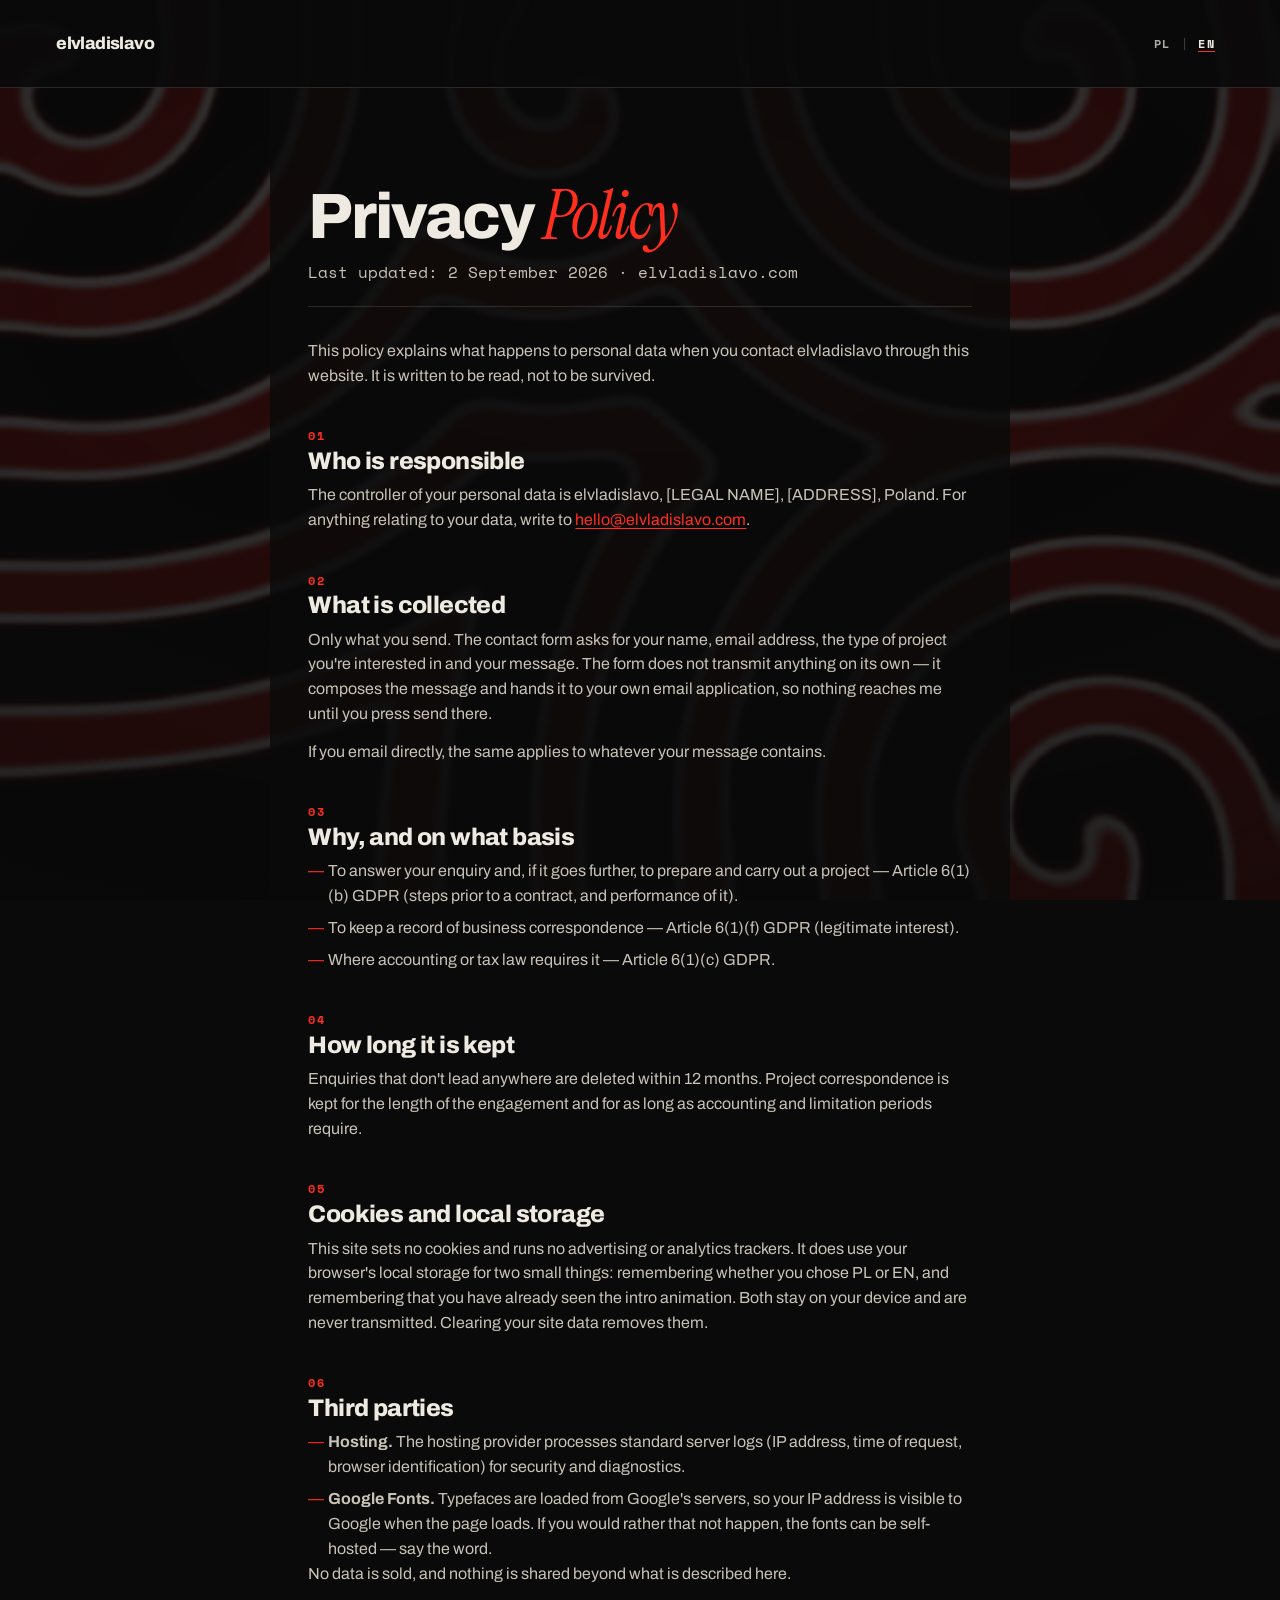
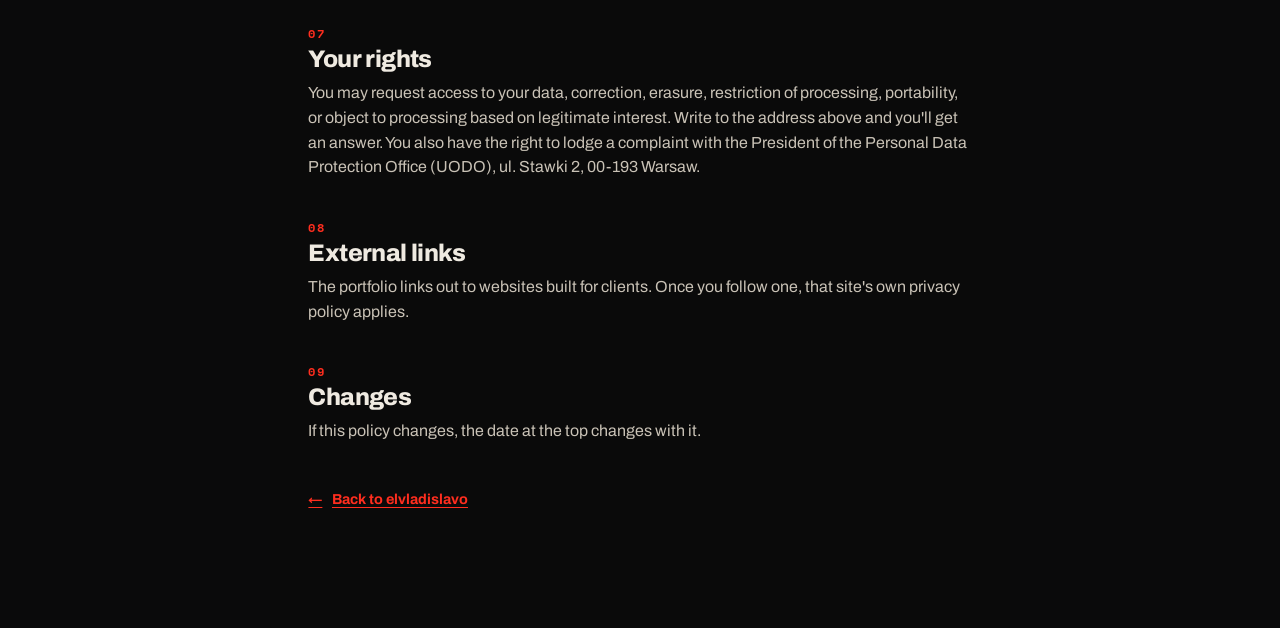
<file: privacy.html>
<!doctype html>
<html lang="pl" class="no-js">
<head>
<meta charset="utf-8">
<meta name="viewport" content="width=device-width, initial-scale=1, viewport-fit=cover">
<title>Polityka prywatności · elvladislavo</title>
<meta name="description" content="Jak elvladislavo przetwarza dane osobowe przesłane przez formularz kontaktowy i e-mailem.">
<link rel="canonical" href="https://elvladislavo.com/privacy.html">
<meta name="robots" content="index, follow">
<meta name="theme-color" content="#0A0A0B">
<meta name="color-scheme" content="dark">
<link rel="icon" href="assets/favicon.svg" type="image/svg+xml">
<link rel="icon" href="assets/favicon.ico" sizes="48x48">
<link rel="apple-touch-icon" href="assets/apple-touch-icon.png">
<link rel="preconnect" href="https://fonts.googleapis.com">
<link rel="preconnect" href="https://fonts.gstatic.com" crossorigin>
<link rel="stylesheet" href="https://fonts.googleapis.com/css2?family=Archivo:wdth,wght@62..125,100..900&family=Instrument+Serif:ital@0;1&family=Space+Mono:wght@400;700&display=swap">
<link rel="stylesheet" href="css/style.css">
<style>
  .doc { max-width: 74ch; padding-top: calc(var(--nav-h) + clamp(3rem, 8vw, 6rem)); }
  .doc h1 { font-size: clamp(2.2rem, 6vw, 4rem); margin-bottom: .8rem; }
  .doc h1 em { font-family: var(--f-serif); font-style: italic; font-weight: 400; color: var(--red); font-size: 1.06em; }
  .doc h2 { font-size: clamp(1.15rem, 2vw, 1.5rem); margin: 2.6rem 0 .7rem; letter-spacing: -.025em; }
  .doc h2::before { content: attr(data-n); font: 700 .74rem/1 var(--f-mono); color: var(--red);
                    display: block; margin-bottom: .5rem; letter-spacing: .16em; }
  .doc p, .doc li { color: var(--bone-2); font-size: 1rem; }
  .doc p + p { margin-top: .8rem; }
  .doc ul { margin-top: .7rem; display: grid; gap: .45rem; }
  .doc li { padding-left: 1.2rem; position: relative; }
  .doc li::before { content: "—"; position: absolute; left: 0; color: var(--red); }
  .doc__meta { font: 400 .78rem/1.5 var(--f-mono); color: var(--mut);
               padding-bottom: 1.4rem; margin-bottom: 2rem; border-bottom: 1px solid var(--hair); }
  .doc a { color: var(--red); text-decoration: underline; text-underline-offset: 3px; }
  .doc__back { display: inline-flex; align-items: center; gap: .6rem; margin-top: 3rem;
               font: 700 .9rem/1 var(--f-sans); }
  .doc__back i { font-style: normal; transition: transform .4s var(--e-snap); }
  .doc__back:hover i { transform: translateX(-.3rem); }
</style>
<script>
(function(){var d=document.documentElement;d.className=d.className.replace('no-js','js');
var l=null;try{l=localStorage.getItem('elv-lang');}catch(e){}
if(l!=='pl'&&l!=='en'){l=/^pl\b/i.test(navigator.language||'')?'pl':'en';}d.lang=l;})();
</script>
</head>
<body>

<div id="bz" aria-hidden="true"></div>


<header class="nav is-stuck">
  <a class="nav__logo" href="./" aria-label="elvladislavo — home">
    <span class="nav__word">elvladislavo</span>
  </a>
  <div class="nav__right">
    <div class="lang" role="group" aria-label="Language / Język">
      <button type="button" class="lang__btn" data-lang="pl">PL</button>
      <span class="lang__sep" aria-hidden="true">|</span>
      <button type="button" class="lang__btn" data-lang="en">EN</button>
    </div>
  </div>
</header>

<main class="sec doc">

<!-- ─────────────────────────────────────────────────────────────────────
     TODO before launch: replace [LEGAL NAME] and [ADDRESS] below with the
     registered details, and confirm the hosting provider named in §6.
     ───────────────────────────────────────────────────────────────── -->

<article id="doc-en" lang="en" hidden>
  <h1>Privacy <em>Policy</em></h1>
  <p class="doc__meta">Last updated: 2 September 2026 · elvladislavo.com</p>

  <p>This policy explains what happens to personal data when you contact elvladislavo through this website. It is written to be read, not to be survived.</p>

  <h2 data-n="01">Who is responsible</h2>
  <p>The controller of your personal data is elvladislavo, [LEGAL NAME], [ADDRESS], Poland. For anything relating to your data, write to <a href="mailto:hello@elvladislavo.com">hello@elvladislavo.com</a>.</p>

  <h2 data-n="02">What is collected</h2>
  <p>Only what you send. The contact form asks for your name, email address, the type of project you're interested in and your message. The form does not transmit anything on its own — it composes the message and hands it to your own email application, so nothing reaches me until you press send there.</p>
  <p>If you email directly, the same applies to whatever your message contains.</p>

  <h2 data-n="03">Why, and on what basis</h2>
  <ul>
    <li>To answer your enquiry and, if it goes further, to prepare and carry out a project — Article 6(1)(b) GDPR (steps prior to a contract, and performance of it).</li>
    <li>To keep a record of business correspondence — Article 6(1)(f) GDPR (legitimate interest).</li>
    <li>Where accounting or tax law requires it — Article 6(1)(c) GDPR.</li>
  </ul>

  <h2 data-n="04">How long it is kept</h2>
  <p>Enquiries that don't lead anywhere are deleted within 12 months. Project correspondence is kept for the length of the engagement and for as long as accounting and limitation periods require.</p>

  <h2 data-n="05">Cookies and local storage</h2>
  <p>This site sets no cookies and runs no advertising or analytics trackers. It does use your browser's local storage for two small things: remembering whether you chose PL or EN, and remembering that you have already seen the intro animation. Both stay on your device and are never transmitted. Clearing your site data removes them.</p>

  <h2 data-n="06">Third parties</h2>
  <ul>
    <li><b>Hosting.</b> The hosting provider processes standard server logs (IP address, time of request, browser identification) for security and diagnostics.</li>
    <li><b>Google Fonts.</b> Typefaces are loaded from Google's servers, so your IP address is visible to Google when the page loads. If you would rather that not happen, the fonts can be self-hosted — say the word.</li>
  </ul>
  <p>No data is sold, and nothing is shared beyond what is described here.</p>

  <h2 data-n="07">Your rights</h2>
  <p>You may request access to your data, correction, erasure, restriction of processing, portability, or object to processing based on legitimate interest. Write to the address above and you'll get an answer. You also have the right to lodge a complaint with the President of the Personal Data Protection Office (UODO), ul. Stawki 2, 00-193 Warsaw.</p>

  <h2 data-n="08">External links</h2>
  <p>The portfolio links out to websites built for clients. Once you follow one, that site's own privacy policy applies.</p>

  <h2 data-n="09">Changes</h2>
  <p>If this policy changes, the date at the top changes with it.</p>

  <a class="doc__back" href="./"><i aria-hidden="true">←</i> Back to elvladislavo</a>
</article>

<article id="doc-pl" lang="pl">
  <h1>Polityka <em>prywatności</em></h1>
  <p class="doc__meta">Ostatnia aktualizacja: 2 września 2026 · elvladislavo.com</p>

  <p>Ta polityka wyjaśnia, co dzieje się z danymi osobowymi, gdy kontaktujesz się z elvladislavo przez tę stronę. Napisana tak, żeby dało się ją przeczytać.</p>

  <h2 data-n="01">Kto odpowiada za dane</h2>
  <p>Administratorem Twoich danych osobowych jest elvladislavo, [NAZWA], [ADRES], Polska. W sprawach dotyczących danych pisz na <a href="mailto:hello@elvladislavo.com">hello@elvladislavo.com</a>.</p>

  <h2 data-n="02">Jakie dane są zbierane</h2>
  <p>Tylko te, które sam wysyłasz. Formularz kontaktowy pyta o imię, adres e-mail, rodzaj projektu i treść wiadomości. Formularz nie wysyła niczego samodzielnie — przygotowuje wiadomość i przekazuje ją do Twojego programu pocztowego, więc nic do mnie nie trafia, dopóki sam jej nie wyślesz.</p>
  <p>Jeśli piszesz bezpośrednio mailem, dotyczy to wszystkiego, co zawiera Twoja wiadomość.</p>

  <h2 data-n="03">W jakim celu i na jakiej podstawie</h2>
  <ul>
    <li>Aby odpowiedzieć na zapytanie, a jeśli sprawa pójdzie dalej — przygotować i zrealizować projekt: art. 6 ust. 1 lit. b RODO (działania przed zawarciem umowy i jej wykonanie).</li>
    <li>Aby prowadzić dokumentację korespondencji biznesowej: art. 6 ust. 1 lit. f RODO (prawnie uzasadniony interes).</li>
    <li>Gdy wymagają tego przepisy rachunkowe lub podatkowe: art. 6 ust. 1 lit. c RODO.</li>
  </ul>

  <h2 data-n="04">Jak długo są przechowywane</h2>
  <p>Zapytania, które nie prowadzą do współpracy, usuwam w ciągu 12 miesięcy. Korespondencję projektową przechowuję przez czas trwania współpracy oraz tak długo, jak wymagają tego przepisy rachunkowe i terminy przedawnienia.</p>

  <h2 data-n="05">Cookies i pamięć przeglądarki</h2>
  <p>Ta strona nie ustawia plików cookies ani nie używa trackerów reklamowych czy analitycznych. Korzysta z pamięci lokalnej przeglądarki w dwóch drobnych celach: zapamiętuje wybór języka (PL lub EN) oraz to, że animacja powitalna została już wyświetlona. Oba zapisy pozostają na Twoim urządzeniu i nie są nigdzie przesyłane. Wyczyszczenie danych witryny je usuwa.</p>

  <h2 data-n="06">Podmioty zewnętrzne</h2>
  <ul>
    <li><b>Hosting.</b> Dostawca hostingu przetwarza standardowe logi serwera (adres IP, czas zapytania, identyfikacja przeglądarki) w celach bezpieczeństwa i diagnostyki.</li>
    <li><b>Google Fonts.</b> Kroje pisma ładowane są z serwerów Google, więc przy wczytaniu strony Twój adres IP jest widoczny dla Google. Jeśli wolisz tego uniknąć, fonty można hostować lokalnie — wystarczy dać znać.</li>
  </ul>
  <p>Dane nie są sprzedawane i nie są udostępniane poza tym, co opisano powyżej.</p>

  <h2 data-n="07">Twoje prawa</h2>
  <p>Masz prawo żądać dostępu do swoich danych, ich sprostowania, usunięcia, ograniczenia przetwarzania, przeniesienia, a także wnieść sprzeciw wobec przetwarzania opartego na prawnie uzasadnionym interesie. Napisz na adres podany wyżej — dostaniesz odpowiedź. Masz również prawo wnieść skargę do Prezesa Urzędu Ochrony Danych Osobowych, ul. Stawki 2, 00-193 Warszawa.</p>

  <h2 data-n="08">Linki zewnętrzne</h2>
  <p>Portfolio prowadzi do stron zbudowanych dla klientów. Po przejściu na taką stronę obowiązuje jej własna polityka prywatności.</p>

  <h2 data-n="09">Zmiany</h2>
  <p>Jeśli polityka się zmieni, zmieni się też data na górze.</p>

  <a class="doc__back" href="./"><i aria-hidden="true">←</i> Wróć do elvladislavo</a>
</article>

</main>

<script>
(function () {
  var en = document.getElementById('doc-en');
  var pl = document.getElementById('doc-pl');
  function apply(l, remember) {
    var isPl = l === 'pl';
    document.documentElement.lang = l;
    en.hidden = isPl; pl.hidden = !isPl;
    document.title = isPl ? 'Polityka prywatności · elvladislavo' : 'Privacy Policy · elvladislavo';
    document.querySelectorAll('.lang__btn').forEach(function (b) {
      var on = b.dataset.lang === l;
      b.classList.toggle('is-on', on);
      b.setAttribute('aria-pressed', on ? 'true' : 'false');
    });
    if (remember) { try { localStorage.setItem('elv-lang', l); } catch (e) {} }
  }
  document.querySelectorAll('.lang__btn').forEach(function (b) {
    b.addEventListener('click', function () { apply(b.dataset.lang, true); });
  });
  apply(document.documentElement.lang === 'pl' ? 'pl' : 'en');
})();
</script>
<script src="js/bz.js" defer></script>
</body>
</html>
</file>
<file: css/style.css>
/* ═══════════════════════════════════════════════════════════════════════
   elvladislavo — independent web-development studio
   ───────────────────────────────────────────────────────────────────────
   00 · Tokens & reset          06 · Ticker            12 · Contact
   01 · Base type & utilities   07 · Work              13 · Footer
   02 · Ambient (grain/cursor)  08 · Services          14 · Motion primitives
   03 · Loader                  09 · Approach (light)  15 · Responsive
   04 · Navigation              10 · Pricing           16 · Reduced motion
   05 · Hero                    11 · Process
   ═══════════════════════════════════════════════════════════════════════ */

/* ══ 00 · Tokens & reset ═══════════════════════════════════════════════ */
:root {
  --ink:      #0A0A0B;
  --ink-2:    #101012;
  --ink-3:    #17171A;
  --bone:     #EFEAE1;
  --bone-2:   #C9C2B6;
  --red:      #FF2E1F;
  --red-d:    #C4160C;
  --lime:     #C8FF3D;

  --mut:      rgba(239, 234, 225, .58);
  --hair:     rgba(239, 234, 225, .14);
  --hair-2:   rgba(239, 234, 225, .07);

  --f-sans:   "Archivo", system-ui, -apple-system, "Segoe UI", Roboto, Helvetica, Arial, sans-serif;
  --f-serif:  "Instrument Serif", Georgia, "Times New Roman", serif;
  --f-mono:   "Space Mono", ui-monospace, SFMono-Regular, Menlo, Consolas, monospace;

  --max:      1560px;
  --gut:      clamp(1.25rem, 4.4vw, 5rem);
  --gap:      clamp(1rem, 1.8vw, 2rem);
  --nav-h:    clamp(64px, 7vw, 88px);

  --e:        cubic-bezier(.22, 1, .36, 1);       /* soft out          */
  --e-io:     cubic-bezier(.65, .05, .36, 1);     /* in-out            */
  --e-snap:   cubic-bezier(.16, 1.02, .3, 1);     /* slight overshoot  */

  --bg:       var(--ink);
  --fg:       var(--bone);
}

*,
*::before,
*::after { box-sizing: border-box; }
* { margin: 0; }

html {
  -webkit-text-size-adjust: 100%;
  scroll-behavior: smooth;
  scroll-padding-top: calc(var(--nav-h) + 1.5rem);
  /* `clip` contains the deliberately over-wide, rotated bands without
     creating a scroll container (which would break sticky/fixed children). */
  overflow-x: hidden;
  overflow-x: clip;
}

body {
  background: var(--bg);
  color: var(--fg);
  font-family: var(--f-sans);
  font-size: clamp(1rem, .95rem + .2vw, 1.125rem);
  line-height: 1.55;
  font-weight: 400;
  overflow-x: hidden;
  overflow-x: clip;
  -webkit-font-smoothing: antialiased;
  -moz-osx-font-smoothing: grayscale;
  text-rendering: optimizeLegibility;
  transition: background-color .9s var(--e-io), color .9s var(--e-io);
}

img,
picture,
svg,
video { display: block; max-width: 100%; }
img { height: auto; }
button,
input,
select,
textarea { font: inherit; color: inherit; }
button { background: none; border: 0; cursor: pointer; }
a { color: inherit; text-decoration: none; }
ul,
ol { list-style: none; padding: 0; }

::selection { background: var(--red); color: var(--bone); }

/* Focus: always visible, never subtle. */
:focus-visible {
  outline: 2px solid var(--red);
  outline-offset: 4px;
  border-radius: 2px;
}

/* ══ 01 · Base type & utilities ════════════════════════════════════════ */
h1,
h2,
h3,
h4 {
  font-weight: 800;
  line-height: .92;
  letter-spacing: -.035em;
  text-wrap: balance;
}

em { font-style: normal; }

.vh {
  position: absolute !important;
  width: 1px; height: 1px;
  padding: 0; margin: -1px;
  overflow: hidden; clip-path: inset(50%);
  white-space: nowrap; border: 0;
}

.skip {
  position: fixed; top: 0; left: 50%;
  transform: translate(-50%, -130%);
  z-index: 300;
  background: var(--red); color: var(--bone);
  padding: .85rem 1.6rem;
  font: 700 .78rem/1 var(--f-mono);
  letter-spacing: .12em; text-transform: uppercase;
  transition: transform .3s var(--e);
}
.skip:focus { transform: translate(-50%, 0); }

.label {
  display: inline-flex; align-items: center; gap: .8rem;
  font: 400 clamp(.66rem, .9vw, .78rem)/1 var(--f-mono);
  letter-spacing: .2em; text-transform: uppercase;
  color: var(--mut);
}
.label i {
  font-style: normal; color: var(--red); font-weight: 700;
  padding-right: .8rem; border-right: 1px solid var(--hair);
}

/* Section shell -------------------------------------------------------- */
.sec {
  position: relative;
  padding: clamp(4.5rem, 9vw, 8.5rem) var(--gut);
  max-width: var(--max);
  margin-inline: auto;
}
.sec--light {
  max-width: none;
  background: rgba(16, 16, 18, .66);
  color: var(--fg);
  border-block: 1px solid var(--hair);
}
.sec--light > * { max-width: var(--max); margin-inline: auto; }

.sec__head { margin-bottom: clamp(3rem, 7vw, 6rem); position: relative; z-index: 2; }
.sec__head--split {
  display: grid;
  grid-template-columns: minmax(0, 1.45fr) minmax(0, .9fr);
  gap: var(--gap) clamp(2rem, 6vw, 7rem);
  align-items: end;
}
.sec__title {
  font-size: clamp(2.6rem, 7.4vw, 6.6rem);
  margin-top: clamp(1rem, 2.2vw, 2rem);
  max-width: 18ch;
}
.sec__title--xl { font-size: clamp(2.9rem, 9vw, 8.4rem); max-width: 14ch; }
.sec__title em {
  font-family: var(--f-serif);
  font-style: italic;
  font-weight: 400;
  color: var(--red);
  letter-spacing: -.01em;
  font-size: 1.06em;
}
.sec__lede,
.sec__note {
  margin-top: 1.4rem;
  max-width: 46ch;
  color: var(--mut);
  font-size: clamp(.98rem, 1.1vw, 1.12rem);
}
.sec__note { margin-top: 0; padding-bottom: .5rem; }

/* Buttons -------------------------------------------------------------- */
.btn {
  --btn-bg: var(--red);
  position: relative;
  display: inline-flex; align-items: center; gap: .8rem;
  padding: clamp(.95rem, 1.5vw, 1.2rem) clamp(1.5rem, 2.4vw, 2rem);
  font: 700 clamp(.82rem, .95vw, .95rem)/1 var(--f-sans);
  letter-spacing: .01em;
  border: 1px solid transparent;
  overflow: hidden;
  isolation: isolate;
  will-change: transform;
  transition: color .35s var(--e), border-color .35s var(--e);
}
.btn::before {
  content: ""; position: absolute; inset: 0; z-index: -1;
  background: var(--btn-bg);
  transform: translateY(0);
  transition: transform .5s var(--e);
}
.btn::after {
  content: ""; position: absolute; inset: 0; z-index: -1;
  background: var(--bone);
  transform: translateY(101%);
  transition: transform .5s var(--e);
}
.btn:hover::after,
.btn:focus-visible::after { transform: translateY(0); }
.btn:hover::before,
.btn:focus-visible::before { transform: translateY(-101%); }

.btn--fill { color: var(--bone); }
.btn--fill:hover,
.btn--fill:focus-visible { color: var(--ink); }

.btn--ghost { --btn-bg: transparent; border-color: var(--hair); color: var(--fg); }
.btn--ghost:hover,
.btn--ghost:focus-visible { color: var(--ink); border-color: var(--bone); }

.btn--send { color: var(--bone); align-self: start; justify-self: start; }
.btn--send:hover,
.btn--send:focus-visible { color: var(--ink); }
.btn[disabled] { pointer-events: none; opacity: .55; }

.btn__t { position: relative; z-index: 1; }
.btn__a {
  position: relative; z-index: 1;
  display: inline-block;
  transition: transform .45s var(--e-snap);
}
.btn:hover .btn__a { transform: translateX(.35rem); }
.btn--ghost:hover .btn__a { transform: translateY(.25rem); }
/* Content gate — held until the language + loader are settled. */
.gate,
.foot { opacity: 1; transition: opacity .5s var(--e); }
html.is-preload .gate,
html.is-preload .foot,
html.is-preload .nav { opacity: 0; }
html.is-preload { overflow: hidden; }

/* ══ 04 · Navigation ═══════════════════════════════════════════════════ */
.nav {
  position: fixed; top: 0; left: 0; right: 0; z-index: 150;
  height: var(--nav-h);
  display: flex; align-items: center; justify-content: space-between;
  gap: 1rem;
  padding-inline: var(--gut);
  transition: opacity .5s var(--e), background-color .45s var(--e),
              color .5s var(--e-io);
}
.nav::after {
  content: ""; position: absolute; left: 0; right: 0; bottom: 0;
  height: 1px; background: var(--hair);
  transform: scaleX(0); transform-origin: left;
  transition: transform .7s var(--e);
}
.nav.is-stuck {
  /* Opaque rather than blurred: the backdrop repaints every frame, and
     blurring it was the single most expensive thing on the page. */
  background: color-mix(in srgb, var(--ink) 92%, transparent);
}
.nav.is-stuck::after { transform: scaleX(1); }

.nav__logo {
  display: inline-flex; align-items: center; gap: .62rem;
  font-weight: 800; letter-spacing: -.035em;
  font-size: clamp(1rem, 1.35vw, 1.2rem);
  position: relative; z-index: 2;
}
.nav__word {
  transition: font-variation-settings .55s var(--e);
  font-variation-settings: "wdth" 100;
}
.nav__logo:hover .nav__word { font-variation-settings: "wdth" 88; }

.nav__menu { position: relative; }
.nav__list {
  display: flex; gap: clamp(1.4rem, 2.6vw, 2.8rem);
  font: 500 clamp(.82rem, .95vw, .92rem)/1 var(--f-sans);
}
.nav__list a {
  position: relative;
  color: var(--mut);
  padding-block: .5rem;
  transition: color .3s var(--e);
}
.nav__list a:hover,
.nav__list a.is-active { color: var(--fg); }
.nav__ind {
  position: absolute; bottom: -2px; left: 0;
  width: 1px; height: 2px; background: var(--red);
  transform: translateX(0) scaleX(0);
  transform-origin: left;
  transition: transform .55s var(--e);
}

.nav__right { display: flex; align-items: center; gap: clamp(.9rem, 2vw, 1.6rem); }

.lang { display: inline-flex; align-items: center; gap: .1rem; }
.lang__btn {
  font: 700 .78rem/1 var(--f-mono);
  letter-spacing: .1em;
  color: var(--mut);
  /* Comfortable target (WCAG 2.5.8) without a visually chunky control. */
  padding: .8rem .55rem;
  position: relative;
  transition: color .3s var(--e);
}
.lang__btn::after {
  content: ""; position: absolute; left: .55rem; right: .55rem; bottom: .7rem; height: 1px;
  background: var(--red);
  transform: scaleX(0); transform-origin: right;
  transition: transform .4s var(--e);
}
.lang__btn:hover { color: var(--fg); }
.lang__btn:hover::after,
.lang__btn.is-on::after { transform: scaleX(1); transform-origin: left; }
.lang__btn.is-on { color: var(--fg); }
.lang__sep {
  color: rgba(239,234,225,.28); font: 400 .78rem/1 var(--f-mono);
  pointer-events: none;
}

.burger { display: none; position: relative; z-index: 2; width: 30px; height: 22px; }
.burger i {
  position: absolute; left: 0; right: 0; height: 2px;
  background: var(--fg);
  transition: transform .45s var(--e), width .45s var(--e);
}
.burger i:first-of-type { top: 5px; }
.burger i:last-of-type { bottom: 5px; width: 66%; }
.burger[aria-expanded="true"] i:first-of-type { transform: translateY(5px) rotate(45deg); }
.burger[aria-expanded="true"] i:last-of-type { transform: translateY(-5px) rotate(-45deg); width: 100%; }

/* Mobile menu ---------------------------------------------------------- */
.mmenu {
  position: fixed; inset: 0; z-index: 140;
  visibility: hidden;
  display: grid; align-items: center;
  padding: calc(var(--nav-h) + 2rem) var(--gut) 2rem;
}
.mmenu__bg {
  position: absolute; inset: 0;
  background: var(--ink-2);
  clip-path: inset(0 0 100% 0);
  transition: clip-path .7s var(--e-io);
}
.mmenu__bg::before {
  content: ""; position: absolute; right: -20%; top: -18%;
  width: 90vw; aspect-ratio: 1; border-radius: 50%;
  background: radial-gradient(closest-side, rgba(255,46,31,.5), transparent 70%);
  filter: blur(70px);
}
.mmenu__inner { position: relative; }
.mmenu.is-open { visibility: visible; }
.mmenu.is-open .mmenu__bg { clip-path: inset(0 0 0 0); }

.mmenu ul { display: grid; gap: .2rem; }
.mmenu li a {
  display: flex; align-items: baseline; gap: 1rem;
  font-size: clamp(2.2rem, 11vw, 3.6rem);
  font-weight: 800; letter-spacing: -.04em;
  padding-block: .35rem;
  opacity: 0; transform: translateY(28px);
  transition: opacity .5s var(--e), transform .6s var(--e), color .3s;
}
.mmenu.is-open li a { opacity: 1; transform: none; }
.mmenu.is-open li:nth-child(1) a { transition-delay: .16s; }
.mmenu.is-open li:nth-child(2) a { transition-delay: .22s; }
.mmenu.is-open li:nth-child(3) a { transition-delay: .28s; }
.mmenu.is-open li:nth-child(4) a { transition-delay: .34s; }
.mmenu li a:hover { color: var(--red); }
.mmenu__n {
  font: 400 .74rem/1 var(--f-mono);
  color: var(--red); letter-spacing: .12em;
}
.mmenu__foot {
  margin-top: 3rem; padding-top: 1.6rem;
  border-top: 1px solid var(--hair);
  display: flex; justify-content: space-between; align-items: center;
  gap: 1rem; flex-wrap: wrap;
  font: 400 .82rem/1 var(--f-mono);
  color: var(--mut);
  opacity: 0; transition: opacity .5s var(--e) .4s;
}
.mmenu.is-open .mmenu__foot { opacity: 1; }

/* ══ 05 · Hero ═════════════════════════════════════════════════════════ */
.hero {
  position: relative;
  min-height: 100svh;
  display: flex; align-items: center;
  padding: calc(var(--nav-h) + clamp(2rem, 6vh, 5rem)) var(--gut) clamp(4.5rem, 9vh, 6.5rem);
  overflow: hidden;
  isolation: isolate;
}
.hero__inner {
  position: relative; z-index: 2;
  width: 100%; max-width: var(--max); margin-inline: auto;
  display: grid;
  grid-template-columns: repeat(12, minmax(0, 1fr));
  gap: 0 var(--gap);
}
.hero__eyebrow {
  grid-column: 1 / -1;
  display: inline-flex; align-items: center; gap: .8rem;
  font: 400 clamp(.68rem, .9vw, .8rem)/1 var(--f-mono);
  letter-spacing: .22em; text-transform: uppercase;
  color: var(--mut);
  margin-bottom: clamp(1.4rem, 3vw, 2.4rem);
}
.hero__eyebrow .dot {
  width: 7px; height: 7px; border-radius: 50%; background: var(--red);
  animation: pulse 2.6s var(--e-io) infinite;
}
@keyframes pulse {
  0%, 100% { transform: scale(1); opacity: 1; }
  50%      { transform: scale(1.6); opacity: .45; }
}

.hero__title {
  grid-column: 1 / 11;
  font-size: clamp(2.85rem, 8.4vw, 9.4rem);
  line-height: .87;
  letter-spacing: -.045em;
  font-variation-settings: "wdth" 96;
  max-width: 15ch;
}
.hero__title em {
  font-family: var(--f-serif);
  font-style: italic; font-weight: 400;
  color: var(--red);
  font-size: 1.05em;
  letter-spacing: -.005em;
  padding-right: .04em;
}
.hero__lede {
  grid-column: 1 / 7;
  margin-top: clamp(1.4rem, 3vw, 2.4rem);
  max-width: 34ch;
  color: var(--mut);
  font-size: clamp(1.02rem, 1.35vw, 1.3rem);
  line-height: 1.45;
}
.hero__actions {
  grid-column: 1 / 9;
  margin-top: clamp(2rem, 4vw, 3.2rem);
  display: flex; flex-wrap: wrap; align-items: flex-start; gap: .85rem;
}
.hero__meta {
  grid-column: 10 / -1;
  align-self: end;
  margin-top: clamp(2rem, 4vw, 3.2rem);
  display: grid; gap: .9rem;
  font: 400 .76rem/1.3 var(--f-mono);
  letter-spacing: .04em;
}
.hero__meta li {
  display: grid; gap: .3rem;
  padding-top: .7rem;
  border-top: 1px solid var(--hair);
}
.hero__meta span { color: rgba(239,234,225,.56); text-transform: uppercase; letter-spacing: .16em; font-size: .66rem; }
.hero__meta b { font-weight: 700; }
.hero__meta .live { display: inline-flex; align-items: center; gap: .5rem; }
.hero__meta .live i {
  width: 6px; height: 6px; border-radius: 50%; background: var(--lime);
  box-shadow: 0 0 0 0 rgba(200,255,61,.6);
  animation: ping 2.4s var(--e-io) infinite;
}
@keyframes ping {
  0%   { box-shadow: 0 0 0 0 rgba(200,255,61,.55); }
  70%  { box-shadow: 0 0 0 9px rgba(200,255,61,0); }
  100% { box-shadow: 0 0 0 0 rgba(200,255,61,0); }
}

.hero__scroll {
  position: absolute; left: var(--gut); bottom: clamp(1.6rem, 4vh, 2.6rem);
  z-index: 3;
  display: inline-flex; align-items: center; gap: .8rem;
  font: 400 .68rem/1 var(--f-mono);
  letter-spacing: .24em; text-transform: uppercase;
  color: var(--mut);
  transition: color .3s;
}
.hero__scroll:hover { color: var(--fg); }
.hero__scroll-l {
  width: 46px; height: 1px; background: var(--hair); position: relative; overflow: hidden;
}
.hero__scroll-l::after {
  content: ""; position: absolute; inset: 0; background: var(--red);
  animation: sweep 2.4s var(--e-io) infinite;
}
@keyframes sweep {
  0%   { transform: translateX(-100%); }
  60%  { transform: translateX(100%); }
  100% { transform: translateX(100%); }
}
/* ══ 07 · Work ═════════════════════════════════════════════════════════ */
.work { padding-top: clamp(5rem, 11vw, 10rem); }
.projects {
  display: grid;
  grid-template-columns: repeat(12, minmax(0, 1fr));
  gap: var(--gap);
}
.proj { position: relative; }
.proj--a { grid-column: 1 / 7; }
.proj--b { grid-column: 7 / -1; margin-top: clamp(7rem, 19vw, 21rem); }

.proj__link {
  position: relative; z-index: 1;
  display: grid; gap: clamp(1.4rem, 2.6vw, 2.2rem);
}
.proj__media {
  position: relative;
  display: block;
  overflow: hidden;
  aspect-ratio: 8 / 5;
  background: var(--ink-3);
}
.proj--b .proj__media { aspect-ratio: 8 / 5; }
.proj__media img {
  width: 100%; height: 100%; object-fit: cover;
  transform: scale(1.02);
  transition: transform 1.1s var(--e), filter .6s var(--e), opacity .7s var(--e);
  will-change: transform;
}
.proj__media > picture:not(.proj__shot) img { opacity: 1; }
.proj__shot {
  position: absolute; inset: 0;
  opacity: 0;
  transition: opacity .7s var(--e);
}
.proj__shot img {
  width: 100%; height: 100%;
  object-fit: cover; object-position: top center;
  transform-origin: top center;
}
@media (hover: hover) and (pointer: fine) {
  .proj__link:hover .proj__shot,
.proj__link:focus-visible .proj__shot { opacity: 1; }
  .proj__link:hover .proj__media > picture:not(.proj__shot) img,
.proj__link:focus-visible .proj__media > picture:not(.proj__shot) img { opacity: 0; }
}
@media (hover: none) {
  .proj__shot { opacity: 1; }
  .proj__media > picture:not(.proj__shot) img { opacity: 0; }
}
.proj__veil {
  position: absolute; inset: 0;
  background:
    linear-gradient(180deg, transparent 40%, rgba(10,10,11,.55)),
    radial-gradient(90% 70% at 50% 100%, rgba(255,46,31,.42), transparent 70%);
  opacity: 0;
  transition: opacity .6s var(--e);
}

.proj__link:hover .proj__media img,
.proj__link:focus-visible .proj__media img { transform: scale(1.09); }
.proj__link:hover .proj__veil,
.proj__link:focus-visible .proj__veil { opacity: 1; }

.proj__info { display: grid; gap: .55rem; }
.proj__top {
  display: flex; align-items: center; justify-content: space-between;
  padding-bottom: .9rem; margin-bottom: .4rem;
  border-bottom: 1px solid var(--hair);
  font: 400 .72rem/1 var(--f-mono);
  letter-spacing: .18em; text-transform: uppercase;
}
.proj__num { color: var(--red); font-weight: 700; }
.proj__cat { color: var(--mut); }
.proj__name {
  font-size: clamp(1.75rem, 3.6vw, 3.1rem);
  font-weight: 800; letter-spacing: -.04em; line-height: .96;
  transition: font-variation-settings .6s var(--e);
  font-variation-settings: "wdth" 100;
}
.proj__link:hover .proj__name { font-variation-settings: "wdth" 90; }
.proj__domain {
  font: 400 .78rem/1 var(--f-mono);
  color: var(--red);
  letter-spacing: .04em;
}
.proj__desc {
  color: var(--mut); max-width: 42ch; margin-top: .35rem;
  font-size: clamp(.94rem, 1vw, 1.02rem);
}
.proj__cta {
  display: inline-flex; align-items: center; gap: .6rem;
  margin-top: .9rem;
  font: 700 .88rem/1 var(--f-sans);
  padding-bottom: .45rem;
  position: relative; width: fit-content;
}
.proj__cta::after {
  content: ""; position: absolute; left: 0; right: 0; bottom: 0; height: 1px;
  background: var(--fg);
  transform: scaleX(1); transform-origin: right;
  transition: transform .5s var(--e);
}
.proj__link:hover .proj__cta::after { transform: scaleX(0); }
.proj__cta i { font-style: normal; transition: transform .5s var(--e-snap); }
.proj__link:hover .proj__cta i { transform: translateX(.4rem); }

/* ══ 08 · Services ═════════════════════════════════════════════════════ */
.svc { border-top: 1px solid var(--hair); }
.svc__item { border-bottom: 1px solid var(--hair); position: relative; }
.svc__h { font: inherit; letter-spacing: normal; }

.svc__row {
  position: relative;
  width: 100%; text-align: left;
  display: grid;
  grid-template-columns: clamp(3rem, 5vw, 5rem) minmax(0, auto) minmax(0, 1fr) 2.4rem;
  align-items: center;
  gap: clamp(.8rem, 2.6vw, 2.6rem);
  padding: clamp(1.5rem, 3.1vw, 2.7rem) clamp(.5rem, 1.6vw, 1.6rem);
  isolation: isolate;
  transition: color .45s var(--e), padding-left .5s var(--e);
}
.svc__row::before {
  content: ""; position: absolute; inset: 0; z-index: -1;
  background: var(--red);
  transform: scaleY(0); transform-origin: bottom;
  transition: transform .55s var(--e-io);
}
.svc__row:hover,
.svc__row:focus-visible { color: var(--ink); padding-left: clamp(1rem, 2.6vw, 2.6rem); }
.svc__row:hover::before,
.svc__row:focus-visible::before { transform: scaleY(1); }

.svc__num {
  font: 700 .78rem/1 var(--f-mono);
  letter-spacing: .12em; color: var(--red);
  transition: color .45s var(--e);
}
.svc__row:hover .svc__num,
.svc__row:focus-visible .svc__num { color: var(--ink); }

.svc__name {
  font-size: clamp(1.5rem, 3.7vw, 3.15rem);
  font-weight: 800; letter-spacing: -.04em; line-height: 1;
  font-variation-settings: "wdth" 100;
  transition: font-variation-settings .55s var(--e);
}
.svc__row:hover .svc__name,
.svc__row:focus-visible .svc__name { font-variation-settings: "wdth" 112; }

.svc__hint {
  font-size: .93rem; color: var(--mut);
  max-width: 40ch; justify-self: end; text-align: right;
  opacity: 0; transform: translateX(18px);
  transition: opacity .45s var(--e), transform .55s var(--e), color .45s var(--e);
}
.svc__row:hover .svc__hint,
.svc__row:focus-visible .svc__hint {
  opacity: 1; transform: none; color: var(--ink);
}

.svc__sign {
  position: relative; width: 18px; height: 18px; justify-self: end;
  transition: transform .5s var(--e-snap);
}
.svc__sign::before,
.svc__sign::after {
  content: ""; position: absolute; inset: 0; margin: auto;
  background: currentColor;
}
.svc__sign::before { width: 100%; height: 1.5px; }
.svc__sign::after { width: 1.5px; height: 100%; transition: transform .5s var(--e-snap); }
.svc__row[aria-expanded="true"] .svc__sign { transform: rotate(90deg); }
.svc__row[aria-expanded="true"] .svc__sign::after { transform: scaleY(0); }

.svc__panel {
  display: grid; grid-template-rows: 0fr;
  visibility: hidden;
  transition: grid-template-rows .55s var(--e-io), visibility 0s linear .55s;
}
.svc__item.is-open .svc__panel {
  grid-template-rows: 1fr; visibility: visible;
  transition: grid-template-rows .55s var(--e-io), visibility 0s linear 0s;
}
.svc__pin {
  overflow: hidden;
  padding-inline: clamp(.5rem, 1.6vw, 1.6rem);
}
.svc__item.is-open .svc__pin { padding-bottom: clamp(1.6rem, 3vw, 2.6rem); }
.svc__pin > p { color: var(--mut); max-width: 52ch; }
.svc__pin--cols {
  display: grid; gap: clamp(1.4rem, 3vw, 3rem);
  grid-template-columns: minmax(0, 1fr) minmax(0, 1.05fr);
  align-items: start;
}
.svc__sub { margin-top: .8rem; color: var(--mut); }

.tags { display: flex; flex-wrap: wrap; gap: .5rem; margin-top: 1.1rem; }
.tags li {
  font: 400 .72rem/1 var(--f-mono);
  letter-spacing: .06em;
  padding: .5rem .75rem;
  border: 1px solid var(--hair);
  color: var(--mut);
  transition: border-color .3s, color .3s;
}
.tags li:hover { border-color: var(--red); color: var(--fg); }

/* ══ 09 · Approach ════════════════════════════════════════════════════ */
.approach { overflow: hidden; }

.grid6 {
  display: grid;
  grid-template-columns: repeat(3, minmax(0, 1fr));
  gap: clamp(1.6rem, 3vw, 3rem) var(--gap);
  border-top: 1px solid var(--hair);
  padding-top: clamp(1.6rem, 3vw, 2.6rem);
}
.cell {
  position: relative;
  padding: clamp(1.2rem, 2.4vw, 2rem) 0 clamp(1.4rem, 2.6vw, 2.2rem);
  border-bottom: 1px solid var(--hair-2);
}
.grid6 .cell:nth-child(3n+2) { transform: translateY(clamp(0px, 2vw, 2.4rem)); }
.cell::after {
  content: ""; position: absolute; left: 0; bottom: -1px; height: 2px; right: 0;
  background: var(--red);
  transform: scaleX(0); transform-origin: left;
  transition: transform .7s var(--e);
}
.cell:hover::after { transform: scaleX(1); }
.cell__n {
  font: 700 .72rem/1 var(--f-mono);
  letter-spacing: .16em; color: var(--red);
}
.cell h3 {
  font-size: clamp(1.5rem, 2.7vw, 2.3rem);
  margin: .8rem 0 .5rem;
  letter-spacing: -.035em;
}
.cell p { color: var(--mut); font-size: .98rem; }

/* Included ------------------------------------------------------------- */
.incl {
  margin-top: clamp(3.5rem, 8vw, 7rem);
  display: grid;
  grid-template-columns: minmax(0, 1.5fr) minmax(0, .85fr);
  gap: clamp(2rem, 5vw, 5rem);
  align-items: start;
}
.incl__h {
  font-size: clamp(1.1rem, 1.5vw, 1.35rem);
  letter-spacing: -.02em;
  margin-bottom: 1.3rem;
  padding-bottom: 1rem;
  border-bottom: 1px solid var(--hair);
}
.chips { display: flex; flex-wrap: wrap; gap: .45rem; }
.chips li {
  font: 400 .72rem/1 var(--f-mono);
  padding: .48rem .72rem;
  border: 1px solid var(--hair);
  color: var(--mut);
  transition: background-color .3s, color .3s, border-color .3s;
}
.chips li:hover { background: var(--bone); color: var(--ink); border-color: var(--bone); }

.incl__note {
  padding: clamp(1.4rem, 2.6vw, 2.2rem);
  background: rgba(10,10,11,.78); color: var(--bone-2);
  position: relative;
  font-size: .95rem;
}
.incl__note::before {
  content: ""; position: absolute; left: 0; top: 0; width: 3px; height: 100%;
  background: var(--red);
}
.incl__badge {
  display: inline-block;
  font: 700 .66rem/1 var(--f-mono);
  letter-spacing: .18em; text-transform: uppercase;
  color: var(--red); margin-bottom: .9rem;
}
.incl__seo { margin-top: 1rem; color: rgba(239,234,225,.5); }

/* ══ 10 · Pricing ══════════════════════════════════════════════════════ */
.pricing { overflow: hidden; }
.prices { position: relative; z-index: 1; border-top: 1px solid var(--hair); }
.price {
  position: relative;
  display: grid;
  grid-template-columns: clamp(2.6rem, 4.5vw, 4.4rem) minmax(0, 1fr) auto 2.4rem;
  align-items: center;
  gap: clamp(.8rem, 2.4vw, 2.4rem);
  padding: clamp(1.4rem, 2.9vw, 2.4rem) clamp(.4rem, 1.4vw, 1.4rem);
  border-bottom: 1px solid var(--hair);
  transition: padding-left .5s var(--e), background-color .5s var(--e);
}
.price::before {
  content: ""; position: absolute; left: 0; top: 0; bottom: 0; width: 3px;
  background: var(--red);
  transform: scaleY(0); transform-origin: bottom;
  transition: transform .5s var(--e-io);
}
.price:hover,
.price:focus-visible {
  padding-left: clamp(1rem, 2.6vw, 2.6rem);
  background: rgba(239,234,225,.035);
}
.price:hover::before,
.price:focus-visible::before { transform: scaleY(1); }

.price__n { font: 700 .76rem/1 var(--f-mono); color: var(--mut); letter-spacing: .12em; }
.price__name {
  font-size: clamp(1.2rem, 2.4vw, 2.05rem);
  font-weight: 700; letter-spacing: -.03em;
}
.price__amt { display: inline-flex; align-items: baseline; gap: .45rem; }
.price__amt i {
  font: 400 .72rem/1 var(--f-mono); font-style: normal;
  color: var(--mut); text-transform: uppercase; letter-spacing: .16em;
}
.price__amt b {
  font-size: clamp(1.7rem, 4.4vw, 3.5rem);
  font-weight: 800; letter-spacing: -.045em;
  font-variant-numeric: tabular-nums;
  min-width: 4.1ch; text-align: right;
  transition: color .4s var(--e);
}
.price__amt u {
  text-decoration: none;
  font: 700 .78rem/1 var(--f-mono);
  color: var(--red); letter-spacing: .06em;
}
.price:hover .price__amt b { color: var(--red); }
.price__go { justify-self: end; color: var(--mut); transition: transform .5s var(--e-snap), color .4s; }
.price:hover .price__go { transform: translateX(.4rem); color: var(--fg); }

.pricing__foot {
  margin-top: clamp(2.6rem, 6vw, 5rem);
  display: grid;
  grid-template-columns: minmax(0, 1.2fr) minmax(0, .8fr);
  gap: clamp(1.6rem, 4vw, 4rem);
  align-items: start;
}
.statement {
  font-size: clamp(1.6rem, 4.1vw, 3.4rem);
  font-weight: 800; letter-spacing: -.04em; line-height: 1;
  max-width: 16ch;
}
.statement em {
  font-family: var(--f-serif); font-style: italic; font-weight: 400;
  color: var(--red); font-size: 1.06em;
}
.fine {
  font-size: .92rem; color: var(--mut); max-width: 52ch;
  padding-left: clamp(1rem, 2vw, 1.6rem);
  border-left: 1px solid var(--hair);
}

/* ══ 11 · Process ══════════════════════════════════════════════════════ */
.steps {
  display: grid;
  grid-template-columns: repeat(3, minmax(0, 1fr));
  gap: clamp(2rem, 4vw, 4rem);
}
.step { position: relative; padding-top: clamp(2rem, 3.4vw, 3rem); }
.step__line {
  position: absolute; top: 0; left: 0; right: 0; height: 1px;
  background: var(--hair);
  overflow: hidden;
}
.step__line::after {
  content: ""; position: absolute; inset: 0; background: var(--red);
  transform-origin: left;
}
.step__n {
  font: 700 .78rem/1 var(--f-mono); letter-spacing: .16em; color: var(--red);
}
.step h3 {
  font-size: clamp(1.4rem, 2.7vw, 2.35rem);
  margin: .9rem 0 .7rem;
}
.step p { color: var(--mut); max-width: 34ch; font-size: .98rem; }

/* ══ 12 · Contact ══════════════════════════════════════════════════════ */
.contact { overflow: hidden; }
.contact__grid {
  position: relative; z-index: 1;
  display: grid;
  grid-template-columns: minmax(0, 1.35fr) minmax(0, .75fr);
  gap: clamp(2.4rem, 6vw, 6rem);
  align-items: start;
}

.form { display: grid; gap: clamp(1.6rem, 3vw, 2.4rem); }
.form__row { display: grid; grid-template-columns: repeat(2, minmax(0, 1fr)); gap: clamp(1.6rem, 3vw, 2.4rem); }

.field { position: relative; padding-top: 1.35rem; }
.field input,
.field textarea,
.field select {
  width: 100%;
  background: none; border: 0;
  padding: .55rem 0 .85rem;
  font-size: clamp(1rem, 1.3vw, 1.15rem);
  border-radius: 0;
}
.field textarea { resize: vertical; min-height: 6.5rem; }
.field select {
  appearance: none;
  -webkit-appearance: none;
  cursor: pointer;
  color: var(--fg);
}
.field select option { background: var(--ink-2); color: var(--bone); }
.field input:focus,
.field textarea:focus,
.field select:focus { outline: none; }

.field label {
  position: absolute; left: 0; top: 1.9rem;
  font-size: clamp(1rem, 1.3vw, 1.15rem);
  color: var(--mut);
  pointer-events: none;
  transform-origin: left top;
  transition: transform .4s var(--e), color .3s var(--e);
}
.field input:focus + label,
.field textarea:focus + label,
.field input:not(:placeholder-shown) + label,
.field textarea:not(:placeholder-shown) + label,
.field--sel label,
.field select:focus + label {
  transform: translateY(-1.85rem) scale(.72);
  color: var(--mut);
}
.field input:focus + label,
.field textarea:focus + label,
.field select:focus + label { color: var(--red); }

.field__line {
  position: absolute; left: 0; right: 0; bottom: 0; height: 1px;
  background: var(--hair);
}
.field__line::after {
  content: ""; position: absolute; inset: 0; background: var(--red);
  transform: scaleX(0); transform-origin: left;
  transition: transform .5s var(--e);
}
.field:focus-within .field__line::after { transform: scaleX(1); }

.field--sel::after {
  content: "▾";
  position: absolute; right: .2rem; bottom: .85rem;
  color: var(--red); pointer-events: none;
  transition: transform .4s var(--e);
}
.field--sel:focus-within::after { transform: rotate(180deg); }

.field__err {
  display: block; min-height: 1.05rem; margin-top: .4rem;
  font: 400 .74rem/1.3 var(--f-mono);
  color: var(--red);
  opacity: 0; transform: translateY(-4px);
  transition: opacity .3s, transform .3s;
}
.field.is-bad .field__err { opacity: 1; transform: none; }
.field.is-bad .field__line { background: rgba(255,46,31,.5); }

.hp { position: absolute; left: -9999px; width: 1px; height: 1px; overflow: hidden; }

.form__status {
  font: 400 .82rem/1.4 var(--f-mono);
  color: var(--mut); min-height: 1.2rem;
}
.form__status.is-ok { color: var(--lime); }
.form__status.is-bad { color: var(--red); }

.contact__side { display: grid; gap: clamp(1.4rem, 2.6vw, 2rem); }
.contact__blk { padding-bottom: 1.2rem; border-bottom: 1px solid var(--hair); }
.contact__k {
  display: block;
  font: 400 .68rem/1 var(--f-mono);
  letter-spacing: .2em; text-transform: uppercase;
  color: rgba(239,234,225,.56);
  margin-bottom: .6rem;
}
.contact__mail {
  font-size: clamp(1.05rem, 1.8vw, 1.45rem);
  font-weight: 700; letter-spacing: -.025em;
  position: relative; display: inline-block;
  padding-bottom: .18rem;
  will-change: transform;
}
.contact__mail::after {
  content: ""; position: absolute; left: 0; right: 0; bottom: 0; height: 1px;
  background: var(--red);
  transform: scaleX(0); transform-origin: left;
  transition: transform .5s var(--e);
}
.contact__mail:hover::after { transform: scaleX(1); }
.contact__start { margin-top: .6rem; justify-self: start; }

/* ══ 13 · Footer ═══════════════════════════════════════════════════════ */
.foot {
  position: relative;
  padding: clamp(3rem, 7vw, 6rem) var(--gut) clamp(1.2rem, 2vw, 2rem);
  border-top: 1px solid var(--hair);
  overflow: hidden;
  transition: opacity .5s var(--e);
}
.foot__top {
  max-width: var(--max); margin-inline: auto;
  display: flex; justify-content: space-between; align-items: flex-start;
  gap: 2rem; flex-wrap: wrap;
}
.foot__nav { display: flex; flex-wrap: wrap; gap: clamp(1rem, 2.2vw, 2.2rem); font-size: .95rem; }
.foot__nav a { color: var(--mut); position: relative; padding-bottom: .2rem; transition: color .3s; }
.foot__nav a::after {
  content: ""; position: absolute; left: 0; right: 0; bottom: 0; height: 1px;
  background: var(--red); transform: scaleX(0); transform-origin: right;
  transition: transform .4s var(--e);
}
.foot__nav a:hover { color: var(--fg); }
.foot__nav a:hover::after { transform: scaleX(1); transform-origin: left; }
.foot__right { display: grid; gap: .8rem; justify-items: end; }
.foot__mail { font-weight: 700; letter-spacing: -.02em; }

.foot__bar {
  max-width: var(--max); margin-inline: auto;
  padding-top: 1.2rem; border-top: 1px solid var(--hair);
  display: flex; justify-content: space-between; align-items: center;
  gap: 1rem; flex-wrap: wrap;
  font: 400 .74rem/1.4 var(--f-mono);
  letter-spacing: .04em; color: var(--mut);
}
.foot__up { display: inline-flex; align-items: center; gap: .5rem; transition: color .3s; }
.foot__up:hover { color: var(--fg); }
.foot__up i { font-style: normal; transition: transform .45s var(--e-snap); }
.foot__up:hover i { transform: translateY(-.25rem); }
.grid6 .cell.is-in:nth-child(3n+2) { transform: translateY(clamp(0px, 2vw, 2.4rem)); }

/* Media mask-in */
.proj__media { clip-path: inset(0 0 0 0); }

/* ══ 15 · Responsive ═══════════════════════════════════════════════════ */
@media (max-width: 1180px) {
  .hero__title { grid-column: 1 / -1; }
  .hero__lede { grid-column: 1 / 8; }
  .hero__meta { grid-column: 1 / -1; grid-auto-flow: column; grid-auto-columns: 1fr; align-self: start; }
  .svc__hint { display: none; }
  .svc__row { grid-template-columns: clamp(3rem, 5vw, 5rem) minmax(0, 1fr) 2.4rem; }
}

@media (max-width: 980px) {
  .nav__menu { display: none; }
  .burger { display: block; }
  .sec__head--split { grid-template-columns: 1fr; }
  .sec__note { max-width: 52ch; }
  .projects { grid-template-columns: 1fr; }
  .proj--a,
.proj--b { grid-column: 1 / -1; }
  .proj--b { margin-top: clamp(3.5rem, 12vw, 8rem); }
  .grid6 { grid-template-columns: repeat(2, minmax(0, 1fr)); }
  .grid6 .cell:nth-child(3n+2) { transform: none; }
  .grid6 .cell.is-in:nth-child(3n+2) { transform: none; }
  .incl { grid-template-columns: 1fr; }
  .pricing__foot { grid-template-columns: 1fr; }
  .fine { padding-left: 0; border-left: 0; padding-top: 1rem; border-top: 1px solid var(--hair); }
  .steps { grid-template-columns: 1fr; gap: 0; }
  .step { padding-bottom: 2rem; }
  .contact__grid { grid-template-columns: 1fr; }
  .svc__pin--cols { grid-template-columns: 1fr; }
}

@media (max-width: 640px) {
  .hero { min-height: 92svh; }
  .hero__lede { grid-column: 1 / -1; }
  .hero__actions { grid-column: 1 / -1; }
  .hero__actions .btn { flex: 1 1 auto; justify-content: center; }
  .hero__meta { grid-auto-flow: row; gap: .7rem; }
  .form__row { grid-template-columns: 1fr; }
  .foot__top { flex-direction: column; }
  .foot__right { justify-items: start; }
  .foot__bar { justify-content: flex-start; }
}

@media (max-width: 420px) {
  .grid6 { grid-template-columns: 1fr; }
  .price { grid-template-columns: 2.4rem minmax(0,1fr); grid-template-areas: "n name" ". amt"; row-gap: .4rem; }
  .price__n { grid-area: n; }
  .price__name { grid-area: name; }
  .price__amt { grid-area: amt; }
  .price__go { display: none; }
}

/* ══ 16 · Reduced motion & print ═══════════════════════════════════════ */
@media (prefers-reduced-motion: reduce) {
  html { scroll-behavior: auto; }
  *,
*::before,
*::after {
    animation-duration: .001ms !important;
    animation-iteration-count: 1 !important;
    transition-duration: .001ms !important;
    scroll-behavior: auto !important;
  }
  .step__line::after,
.cell::after { transform: scaleX(1) !important; }
}

@media print {
  .nav,
.mmenu { display: none !important; }
  body { background: #fff; color: #000; }
  .sec { padding: 1.5rem 0; }
  a[href^="http"]::after { content: " (" attr(href) ")"; font-size: .8em; }
}

/* ══ 17 · Reaction background ══════════════════════════════════════════
   A Belousov–Zhabotinsky lattice runs behind the whole document (js/bz.js).
   Everything here exists to keep it readable: the canvas is dimmed, a
   scrim sits over it, dense copy gets its own panel, and large type that
   sits straight on the reaction carries a halo.                          */

#bz {
  position: fixed; inset: 0; z-index: 0;
  pointer-events: none;
  background: var(--ink);
  contain: strict;
}
#bz .bz__c {
  position: absolute; inset: 0;
  width: 100%; height: 100%; display: block;
  opacity: 0;
  transition: opacity 1.4s var(--e);
}
#bz.is-on .bz__c { opacity: .3; }

/* Pushes the fronts back behind the copy without flattening them. */
#bz::after {
  content: ""; position: absolute; inset: 0;
  background:
    radial-gradient(135% 95% at 50% 32%,
      rgba(10,10,11,.30) 0%, rgba(10,10,11,.52) 48%, rgba(10,10,11,.72) 100%);
}

/* Document above the reaction. The nav and the mobile menu already carry
   their own position and stacking — touching those drops them into flow. */
main, .foot { position: relative; z-index: 1; }

/* ── Panels ───────────────────────────────────────────────────────────
   Dense or small copy never sits straight on a moving front. These keep
   the reaction visible underneath — blurred and dimmed, not hidden.     */
.svc,
.incl,
.prices,
.steps,
.form,
.contact__side,
.proj__info,
.pricing__foot,
.cell {
  position: relative;
  background: rgba(10, 10, 11, .74);
  border-radius: 2px;
}
/* No backdrop-filter on purpose: blurring a backdrop that repaints every
   frame cost well over half the frame budget in testing. A flat translucent
   panel keeps the reaction visible underneath for free. */
.svc, .prices, .steps, .incl { padding-inline: clamp(.9rem, 2vw, 1.6rem); }
.form, .contact__side, .pricing__foot { padding: clamp(1.1rem, 2.4vw, 1.8rem); }
.proj__info { padding: clamp(.9rem, 1.8vw, 1.3rem); }
.cell { padding: clamp(1rem, 1.8vw, 1.4rem); }

/* The pale section is its own panel already. */
.sec--light .grid6 .cell,
.sec--light .incl { background: none; }

/* ── Halos ────────────────────────────────────────────────────────────
   Large type sits on the bare reaction, so it gets a soft ink shadow
   instead of a box.                                                     */
.hero__title,
.hero__lede,
.hero__eyebrow,
.hero__meta,
.hero__scroll,
.sec__title,
.sec__lede,
.sec__note,
.label,
.statement,
.foot__bar,
.foot__nav,
.foot__right {
  text-shadow: 0 1px 14px rgba(10,10,11,.95), 0 0 30px rgba(10,10,11,.8);
}

/* Muted copy needs a little more weight over a moving ground. */
:root { --mut: rgba(239, 234, 225, .72); }

/* Footer reads as the closing panel. */
.foot {
  background: rgba(10, 10, 11, .78);
  border-top: 1px solid var(--hair);
}

/* Reduced motion: bz.js paints one still frame and stops. */
@media (prefers-reduced-motion: reduce) {
  #bz .bz__c { transition: none; }
}

/* Long-form pages: continuous prose needs a steady ground, so the whole
   document block becomes the panel. */
.doc {
  position: relative;
  background: rgba(10, 10, 11, .80);
  border-radius: 2px;
  padding-inline: clamp(1.1rem, 3vw, 2.6rem);
}
</file>
